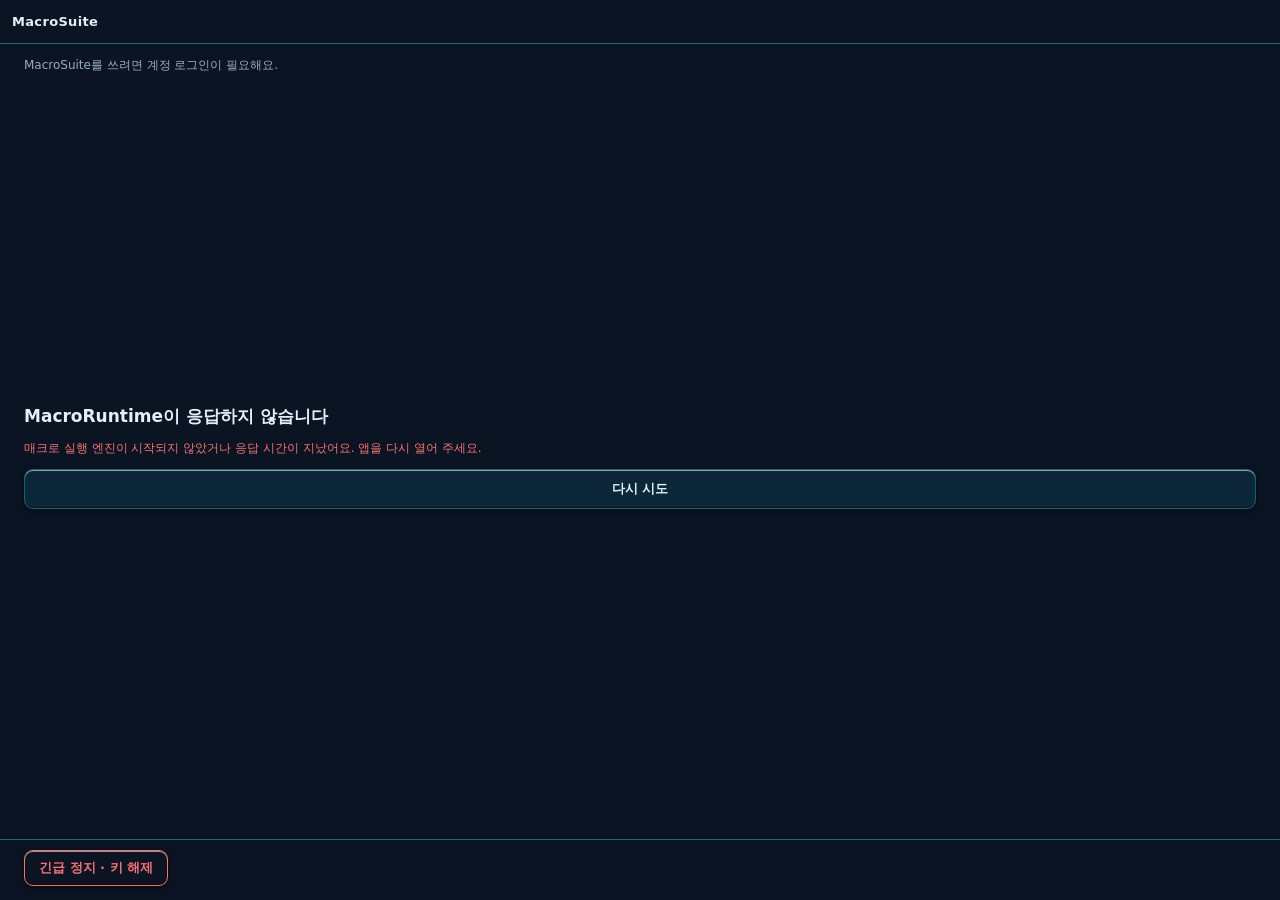
<file: index.html>
<!doctype html>
<html lang="en">
  <head>
    <meta charset="UTF-8" />
    <link rel="icon" type="image/svg+xml" href="/favicon.svg" />
    <meta name="viewport" content="width=device-width, initial-scale=1.0" />
    <title>MacroSuite</title>
    <script type="module" crossorigin src="/assets/index-pGHis_4y.js"></script>
    <link rel="stylesheet" crossorigin href="/assets/index-wYI0xTAr.css">
  </head>
  <body>
    <div id="root"></div>
  </body>
</html>
</file>
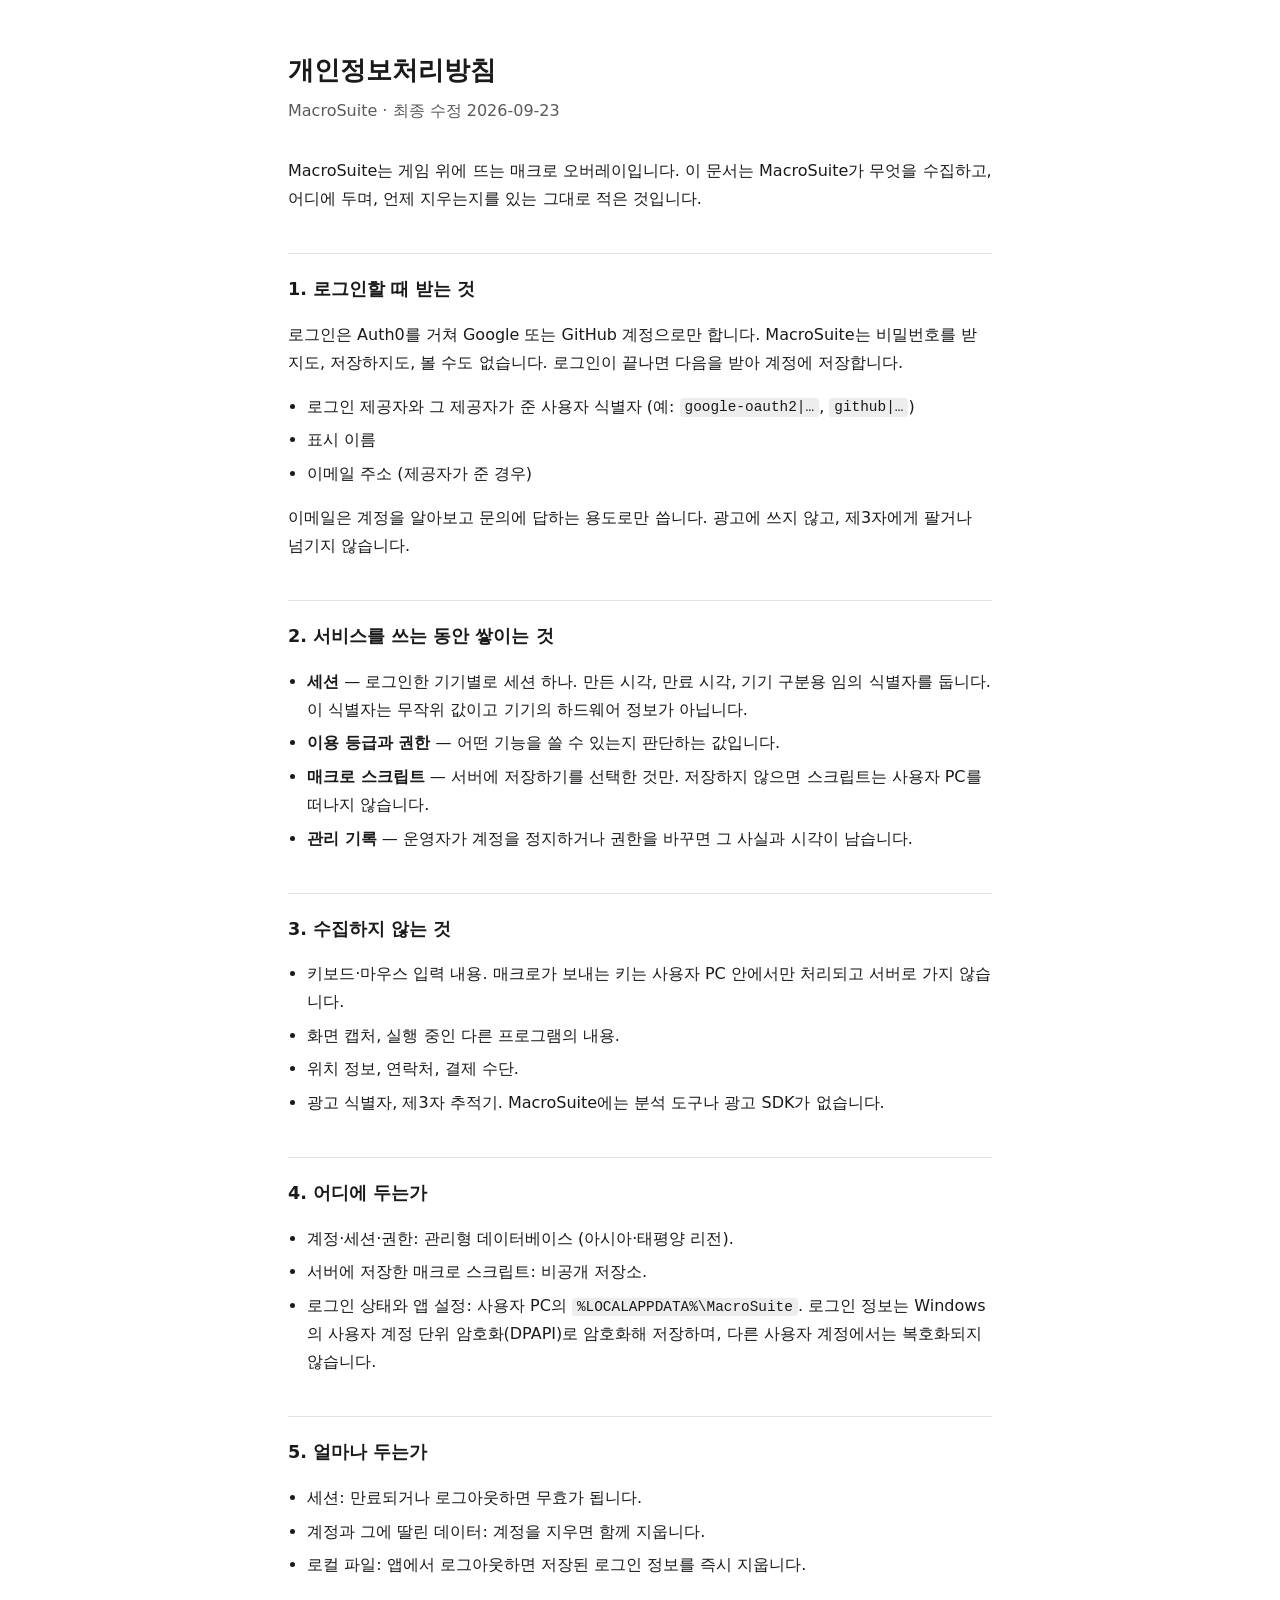
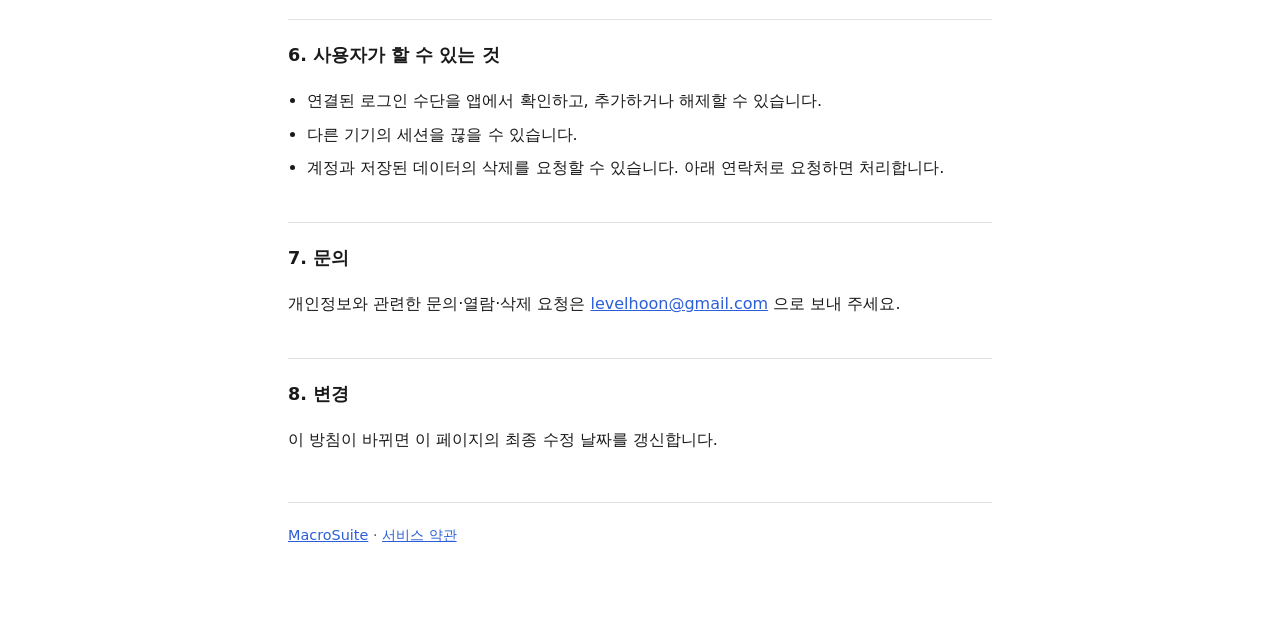
<file: privacy.html>
<!doctype html>
<html lang="ko">
<head>
<meta charset="utf-8" />
<meta name="viewport" content="width=device-width, initial-scale=1" />
<title>개인정보처리방침 — MacroSuite</title>
<link rel="icon" href="/favicon.svg" />
<style>
  :root {
    color-scheme: light dark;
    --bg: #ffffff; --fg: #1a1a1a; --muted: #5a5a5a; --line: #e3e3e3; --accent: #2b5fd9;
  }
  @media (prefers-color-scheme: dark) {
    :root { --bg: #14161a; --fg: #e8e8e8; --muted: #9aa0a6; --line: #2a2e35; --accent: #7aa2f7; }
  }
  * { box-sizing: border-box; }
  body {
    margin: 0; background: var(--bg); color: var(--fg);
    font: 16px/1.75 system-ui, -apple-system, "Segoe UI", "Malgun Gothic", sans-serif;
  }
  main { max-width: 46rem; margin: 0 auto; padding: 3rem 1rem 5rem; }
  h1 { font-size: 1.6rem; margin: 0 0 .25rem; }
  h2 { font-size: 1.1rem; margin: 2.5rem 0 .5rem; padding-top: 1.25rem; border-top: 1px solid var(--line); }
  p, li { color: var(--fg); }
  .lede { color: var(--muted); margin: 0 0 2rem; }
  ul { padding-left: 1.2rem; }
  li { margin: .35rem 0; }
  code { font-family: ui-monospace, SFMono-Regular, Consolas, monospace; font-size: .9em; background: color-mix(in srgb, var(--fg) 8%, transparent); padding: .1em .35em; border-radius: .25em; }
  a { color: var(--accent); }
  footer { margin-top: 3rem; padding-top: 1.25rem; border-top: 1px solid var(--line); color: var(--muted); font-size: .9rem; }
</style>
</head>
<body>
<main>
  <h1>개인정보처리방침</h1>
  <p class="lede">MacroSuite · 최종 수정 2026-09-23</p>

  <p>MacroSuite는 게임 위에 뜨는 매크로 오버레이입니다. 이 문서는 MacroSuite가 무엇을 수집하고, 어디에 두며, 언제 지우는지를 있는 그대로 적은 것입니다.</p>

  <h2>1. 로그인할 때 받는 것</h2>
  <p>로그인은 Auth0를 거쳐 Google 또는 GitHub 계정으로만 합니다. MacroSuite는 비밀번호를 받지도, 저장하지도, 볼 수도 없습니다. 로그인이 끝나면 다음을 받아 계정에 저장합니다.</p>
  <ul>
    <li>로그인 제공자와 그 제공자가 준 사용자 식별자 (예: <code>google-oauth2|…</code>, <code>github|…</code>)</li>
    <li>표시 이름</li>
    <li>이메일 주소 (제공자가 준 경우)</li>
  </ul>
  <p>이메일은 계정을 알아보고 문의에 답하는 용도로만 씁니다. 광고에 쓰지 않고, 제3자에게 팔거나 넘기지 않습니다.</p>

  <h2>2. 서비스를 쓰는 동안 쌓이는 것</h2>
  <ul>
    <li><strong>세션</strong> — 로그인한 기기별로 세션 하나. 만든 시각, 만료 시각, 기기 구분용 임의 식별자를 둡니다. 이 식별자는 무작위 값이고 기기의 하드웨어 정보가 아닙니다.</li>
    <li><strong>이용 등급과 권한</strong> — 어떤 기능을 쓸 수 있는지 판단하는 값입니다.</li>
    <li><strong>매크로 스크립트</strong> — 서버에 저장하기를 선택한 것만. 저장하지 않으면 스크립트는 사용자 PC를 떠나지 않습니다.</li>
    <li><strong>관리 기록</strong> — 운영자가 계정을 정지하거나 권한을 바꾸면 그 사실과 시각이 남습니다.</li>
  </ul>

  <h2>3. 수집하지 않는 것</h2>
  <ul>
    <li>키보드·마우스 입력 내용. 매크로가 보내는 키는 사용자 PC 안에서만 처리되고 서버로 가지 않습니다.</li>
    <li>화면 캡처, 실행 중인 다른 프로그램의 내용.</li>
    <li>위치 정보, 연락처, 결제 수단.</li>
    <li>광고 식별자, 제3자 추적기. MacroSuite에는 분석 도구나 광고 SDK가 없습니다.</li>
  </ul>

  <h2>4. 어디에 두는가</h2>
  <ul>
    <li>계정·세션·권한: 관리형 데이터베이스 (아시아·태평양 리전).</li>
    <li>서버에 저장한 매크로 스크립트: 비공개 저장소.</li>
    <li>로그인 상태와 앱 설정: 사용자 PC의 <code>%LOCALAPPDATA%\MacroSuite</code>. 로그인 정보는 Windows의 사용자 계정 단위 암호화(DPAPI)로 암호화해 저장하며, 다른 사용자 계정에서는 복호화되지 않습니다.</li>
  </ul>

  <h2>5. 얼마나 두는가</h2>
  <ul>
    <li>세션: 만료되거나 로그아웃하면 무효가 됩니다.</li>
    <li>계정과 그에 딸린 데이터: 계정을 지우면 함께 지웁니다.</li>
    <li>로컬 파일: 앱에서 로그아웃하면 저장된 로그인 정보를 즉시 지웁니다.</li>
  </ul>

  <h2>6. 사용자가 할 수 있는 것</h2>
  <ul>
    <li>연결된 로그인 수단을 앱에서 확인하고, 추가하거나 해제할 수 있습니다.</li>
    <li>다른 기기의 세션을 끊을 수 있습니다.</li>
    <li>계정과 저장된 데이터의 삭제를 요청할 수 있습니다. 아래 연락처로 요청하면 처리합니다.</li>
  </ul>

  <h2>7. 문의</h2>
  <p>개인정보와 관련한 문의·열람·삭제 요청은 <a href="mailto:levelhoon@gmail.com">levelhoon@gmail.com</a> 으로 보내 주세요.</p>

  <h2>8. 변경</h2>
  <p>이 방침이 바뀌면 이 페이지의 최종 수정 날짜를 갱신합니다.</p>

  <footer>
    <a href="/">MacroSuite</a> · <a href="/terms">서비스 약관</a>
  </footer>
</main>
</body>
</html>
</file>
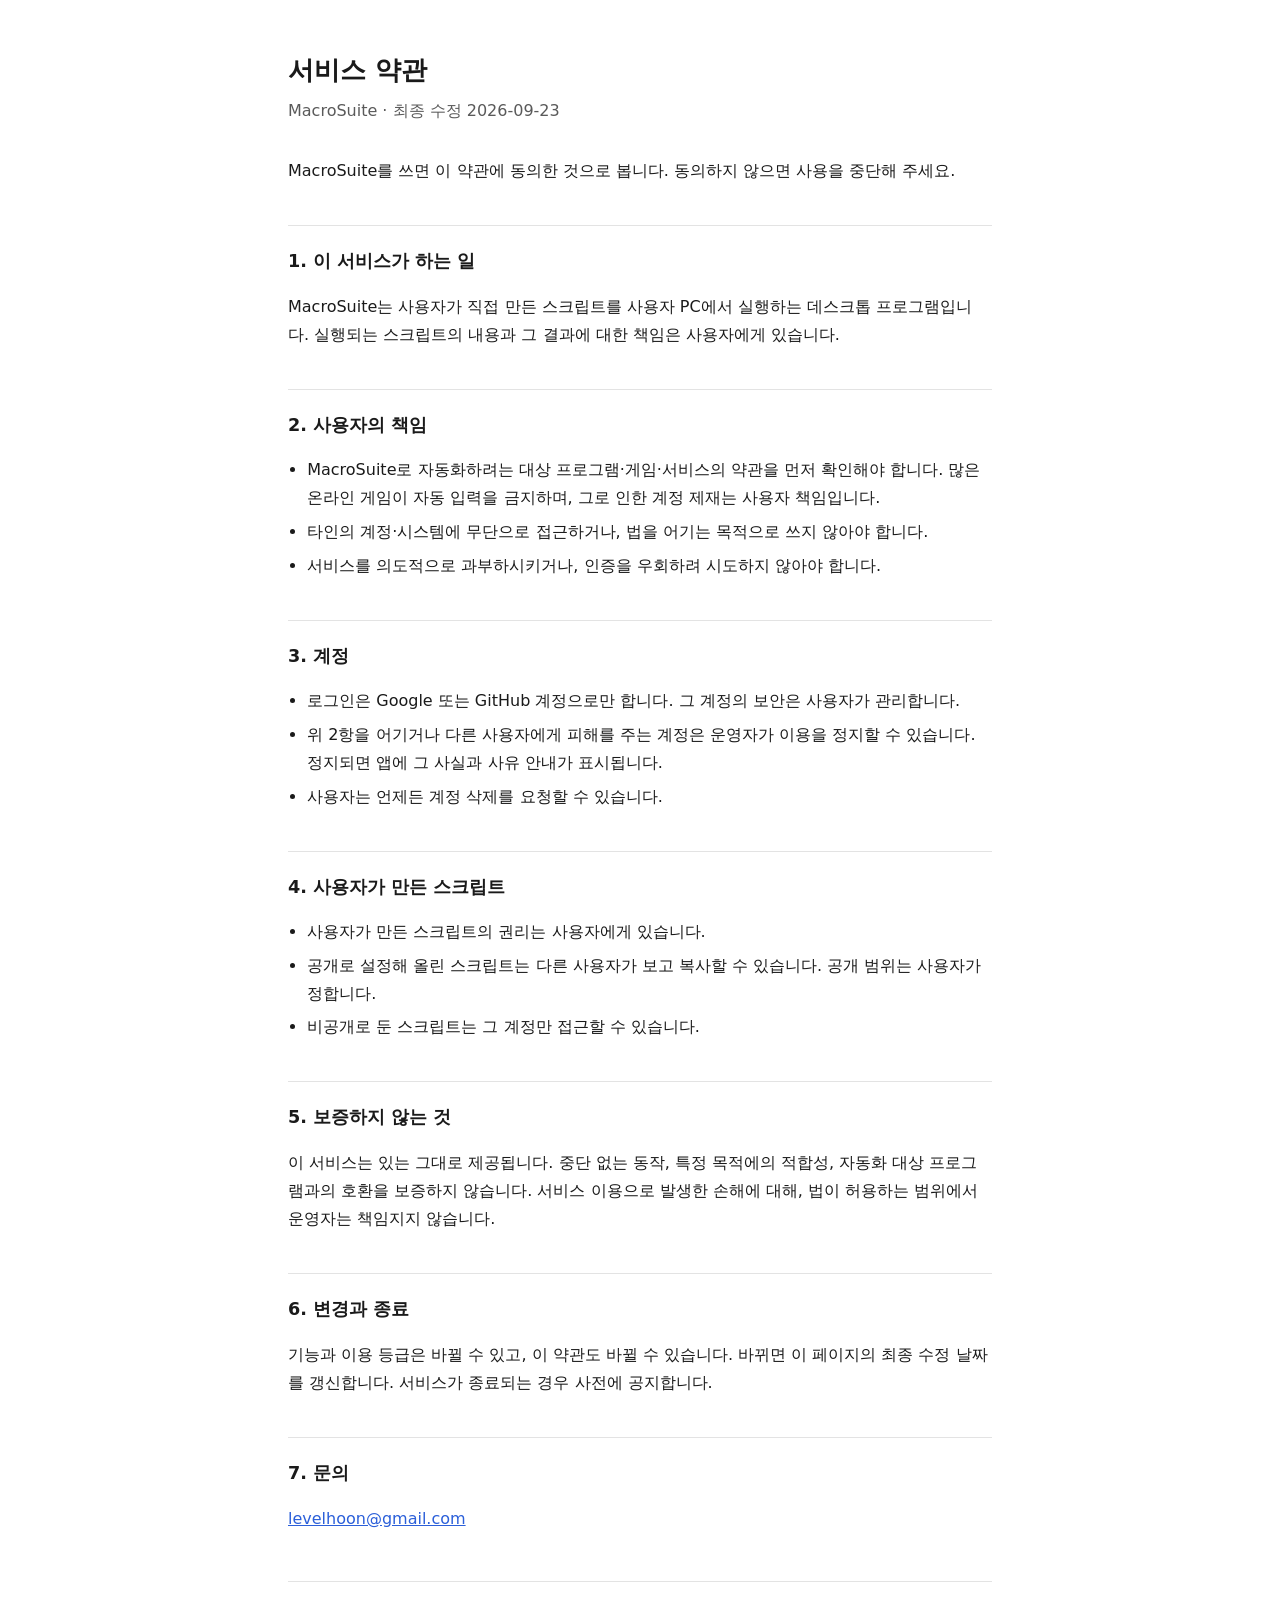
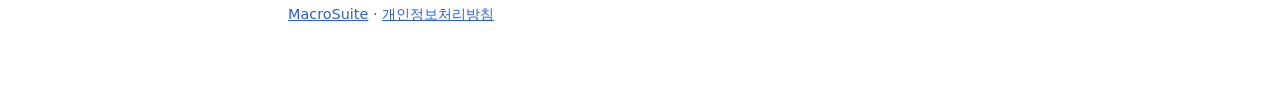
<file: terms.html>
<!doctype html>
<html lang="ko">
<head>
<meta charset="utf-8" />
<meta name="viewport" content="width=device-width, initial-scale=1" />
<title>서비스 약관 — MacroSuite</title>
<link rel="icon" href="/favicon.svg" />
<style>
  :root {
    color-scheme: light dark;
    --bg: #ffffff; --fg: #1a1a1a; --muted: #5a5a5a; --line: #e3e3e3; --accent: #2b5fd9;
  }
  @media (prefers-color-scheme: dark) {
    :root { --bg: #14161a; --fg: #e8e8e8; --muted: #9aa0a6; --line: #2a2e35; --accent: #7aa2f7; }
  }
  * { box-sizing: border-box; }
  body {
    margin: 0; background: var(--bg); color: var(--fg);
    font: 16px/1.75 system-ui, -apple-system, "Segoe UI", "Malgun Gothic", sans-serif;
  }
  main { max-width: 46rem; margin: 0 auto; padding: 3rem 1rem 5rem; }
  h1 { font-size: 1.6rem; margin: 0 0 .25rem; }
  h2 { font-size: 1.1rem; margin: 2.5rem 0 .5rem; padding-top: 1.25rem; border-top: 1px solid var(--line); }
  .lede { color: var(--muted); margin: 0 0 2rem; }
  ul { padding-left: 1.2rem; }
  li { margin: .35rem 0; }
  a { color: var(--accent); }
  footer { margin-top: 3rem; padding-top: 1.25rem; border-top: 1px solid var(--line); color: var(--muted); font-size: .9rem; }
</style>
</head>
<body>
<main>
  <h1>서비스 약관</h1>
  <p class="lede">MacroSuite · 최종 수정 2026-09-23</p>

  <p>MacroSuite를 쓰면 이 약관에 동의한 것으로 봅니다. 동의하지 않으면 사용을 중단해 주세요.</p>

  <h2>1. 이 서비스가 하는 일</h2>
  <p>MacroSuite는 사용자가 직접 만든 스크립트를 사용자 PC에서 실행하는 데스크톱 프로그램입니다. 실행되는 스크립트의 내용과 그 결과에 대한 책임은 사용자에게 있습니다.</p>

  <h2>2. 사용자의 책임</h2>
  <ul>
    <li>MacroSuite로 자동화하려는 대상 프로그램·게임·서비스의 약관을 먼저 확인해야 합니다. 많은 온라인 게임이 자동 입력을 금지하며, 그로 인한 계정 제재는 사용자 책임입니다.</li>
    <li>타인의 계정·시스템에 무단으로 접근하거나, 법을 어기는 목적으로 쓰지 않아야 합니다.</li>
    <li>서비스를 의도적으로 과부하시키거나, 인증을 우회하려 시도하지 않아야 합니다.</li>
  </ul>

  <h2>3. 계정</h2>
  <ul>
    <li>로그인은 Google 또는 GitHub 계정으로만 합니다. 그 계정의 보안은 사용자가 관리합니다.</li>
    <li>위 2항을 어기거나 다른 사용자에게 피해를 주는 계정은 운영자가 이용을 정지할 수 있습니다. 정지되면 앱에 그 사실과 사유 안내가 표시됩니다.</li>
    <li>사용자는 언제든 계정 삭제를 요청할 수 있습니다.</li>
  </ul>

  <h2>4. 사용자가 만든 스크립트</h2>
  <ul>
    <li>사용자가 만든 스크립트의 권리는 사용자에게 있습니다.</li>
    <li>공개로 설정해 올린 스크립트는 다른 사용자가 보고 복사할 수 있습니다. 공개 범위는 사용자가 정합니다.</li>
    <li>비공개로 둔 스크립트는 그 계정만 접근할 수 있습니다.</li>
  </ul>

  <h2>5. 보증하지 않는 것</h2>
  <p>이 서비스는 있는 그대로 제공됩니다. 중단 없는 동작, 특정 목적에의 적합성, 자동화 대상 프로그램과의 호환을 보증하지 않습니다. 서비스 이용으로 발생한 손해에 대해, 법이 허용하는 범위에서 운영자는 책임지지 않습니다.</p>

  <h2>6. 변경과 종료</h2>
  <p>기능과 이용 등급은 바뀔 수 있고, 이 약관도 바뀔 수 있습니다. 바뀌면 이 페이지의 최종 수정 날짜를 갱신합니다. 서비스가 종료되는 경우 사전에 공지합니다.</p>

  <h2>7. 문의</h2>
  <p><a href="mailto:levelhoon@gmail.com">levelhoon@gmail.com</a></p>

  <footer>
    <a href="/">MacroSuite</a> · <a href="/privacy">개인정보처리방침</a>
  </footer>
</main>
</body>
</html>
</file>
<file: assets/index-wYI0xTAr.css>
.ms-preview-bar{z-index:2147483647;color:#dbe8f5;-webkit-backdrop-filter:blur(14px);backdrop-filter:blur(14px);background:#090f19eb;border:1px solid #94a3b833;border-radius:13px;align-items:center;gap:6px;max-width:calc(100vw - 20px);padding:6px;font:600 11.5px/1.2 system-ui,sans-serif;display:flex;position:fixed;top:10px;left:50%;transform:translate(-50%);box-shadow:0 8px 28px #00000057,inset 0 1px #ffffff0b}.ms-preview-brand{color:#91a6ba;letter-spacing:.09em;align-items:center;gap:6px;padding:0 8px 0 4px;font-size:9.5px;display:inline-flex}.ms-preview-brand__dot{background:#22d3ee;border-radius:50%;width:6px;height:6px;box-shadow:0 0 8px #22d3ee99}.ms-preview-bar button,.ms-preview-bar__file,.ms-preview-control{color:#cbd8e6;min-height:30px;font:inherit;cursor:pointer;background:#ffffff09;border:1px solid #94a3b82e;border-radius:8px;padding:0 9px}.ms-preview-bar button:hover,.ms-preview-bar__file:hover,.ms-preview-control:hover{color:#edfaff;background:#22d3ee0f;border-color:#22d3ee61}.ms-preview-bar__seg{background:#00000024;border:1px solid #94a3b824;border-radius:9px;padding:2px;display:inline-flex}.ms-preview-bar__seg button{color:#8295a8;background:0 0;border:0;min-height:26px}.ms-preview-bar .ms-preview-bar__on{color:#a9f2fb;background:#22d3ee1f;border:0;box-shadow:inset 0 0 0 1px #22d3ee3d}.ms-preview-bar__file{align-items:center;display:inline-flex}.ms-preview-bar__hint{color:#607287;white-space:nowrap;padding:0 5px;font-size:10px;font-weight:500}.ms-preview-placement{position:relative}.ms-preview-placement__trigger{align-items:center;gap:7px;display:inline-flex}.ms-preview-control__key{color:#6f8296;font-size:10px}.ms-preview-placement__trigger strong{color:#e3edf7;font-size:11.5px}.ms-preview-control__chevron{color:#607287;transform:translateY(-1px)}.ms-preview-placement__popover{background:#070e18f7;border:1px solid #22d3ee38;border-radius:14px;width:208px;padding:12px;position:absolute;top:calc(100% + 8px);left:0;box-shadow:0 16px 38px #00000080,inset 0 1px #ffffff0d}.ms-preview-placement__popover[hidden]{display:none}.ms-preview-placement__title{flex-direction:column;gap:3px;margin-bottom:10px;display:flex}.ms-preview-placement__title strong{color:#e9f4ff;font-size:12px}.ms-preview-placement__title span{color:#718399;font-size:9.5px;font-weight:500;line-height:1.35}.ms-preview-screen{background:#94a3b809;border:1px solid #94a3b83d;border-radius:5px;width:42px;height:27px;position:absolute;top:12px;right:12px}.ms-preview-screen__bar{background:#94a3b829;border-radius:999px;height:2px;position:absolute;bottom:3px;left:4px;right:4px}.ms-preview-grid{grid-template-columns:repeat(3,1fr);gap:4px;display:grid}.ms-preview-bar .ms-preview-grid__cell{background:#ffffff06;border:1px solid #94a3b81f;border-radius:7px;place-items:center;width:auto;height:34px;min-height:34px;padding:0;display:grid;position:relative}.ms-preview-grid__cell span{background:#516174;border-radius:50%;width:5px;height:5px;transition:transform .12s,background .12s,box-shadow .12s}.ms-preview-bar .ms-preview-grid__cell:hover{background:#22d3ee0b;border-color:#22d3ee3d}.ms-preview-bar .ms-preview-grid__cell:hover span{background:#7dddeb;transform:scale(1.2)}.ms-preview-bar .ms-preview-grid__cell--on{background:radial-gradient(circle,#22d3ee1c,#0000 68%),#22d3ee0b;border-color:#22d3ee5c}.ms-preview-bar .ms-preview-grid__cell--on span{background:#22d3ee;width:7px;height:7px;box-shadow:0 0 9px #22d3eea6}@media (width<=900px){.ms-preview-bar{flex-wrap:wrap;justify-content:center}.ms-preview-bar__hint,.ms-preview-brand{display:none}}:root[data-preview-embed=true],:root[data-preview-embed=true] body,:root[data-preview-embed=true] #root{background:0 0!important}@layer properties{@supports (((-webkit-hyphens:none)) and (not (margin-trim:inline))) or ((-moz-orient:inline) and (not (color:rgb(from red r g b)))){*,:before,:after,::backdrop{--tw-rotate-x:initial;--tw-rotate-y:initial;--tw-rotate-z:initial;--tw-skew-x:initial;--tw-skew-y:initial;--tw-font-weight:initial;--tw-tracking:initial;--tw-shadow:0 0 #0000;--tw-shadow-color:initial;--tw-shadow-alpha:100%;--tw-inset-shadow:0 0 #0000;--tw-inset-shadow-color:initial;--tw-inset-shadow-alpha:100%;--tw-ring-color:initial;--tw-ring-shadow:0 0 #0000;--tw-inset-ring-color:initial;--tw-inset-ring-shadow:0 0 #0000;--tw-ring-inset:initial;--tw-ring-offset-width:0px;--tw-ring-offset-color:#fff;--tw-ring-offset-shadow:0 0 #0000;--tw-blur:initial;--tw-brightness:initial;--tw-contrast:initial;--tw-grayscale:initial;--tw-hue-rotate:initial;--tw-invert:initial;--tw-opacity:initial;--tw-saturate:initial;--tw-sepia:initial;--tw-drop-shadow:initial;--tw-drop-shadow-color:initial;--tw-drop-shadow-alpha:100%;--tw-drop-shadow-size:initial}}}@layer theme{:root,:host{--font-sans:-apple-system, BlinkMacSystemFont, "Segoe UI", Roboto, "Helvetica Neue", "Noto Sans", Arial, sans-serif, "Apple Color Emoji", "Segoe UI Emoji", "Segoe UI Symbol", "Noto Color Emoji";--font-mono:ui-monospace, SFMono-Regular, Menlo, Monaco, Consolas, "Liberation Mono", "Courier New", monospace;--spacing:.25rem;--container-md:28rem;--text-xs:.75rem;--text-xs--line-height:calc(1 / .75);--text-sm:.875rem;--text-sm--line-height:calc(1.25 / .875);--font-weight-medium:500;--font-weight-semibold:600;--tracking-wide:.025em;--default-transition-duration:.15s;--default-transition-timing-function:cubic-bezier(.4, 0, .2, 1);--default-font-family:var(--font-sans);--default-mono-font-family:var(--font-mono)}}@layer base{*,:after,:before,::backdrop{box-sizing:border-box;border:0 solid;margin:0;padding:0}::file-selector-button{box-sizing:border-box;border:0 solid;margin:0;padding:0}html,:host{-webkit-text-size-adjust:100%;tab-size:4;line-height:1.5;font-family:var(--default-font-family,-apple-system, BlinkMacSystemFont, "Segoe UI", Roboto, "Helvetica Neue", "Noto Sans", Arial, sans-serif, "Apple Color Emoji", "Segoe UI Emoji", "Segoe UI Symbol", "Noto Color Emoji");font-feature-settings:var(--default-font-feature-settings,normal);font-variation-settings:var(--default-font-variation-settings,normal);-webkit-tap-highlight-color:transparent}hr{height:0;color:inherit;border-top-width:1px}abbr:where([title]){-webkit-text-decoration:underline dotted;text-decoration:underline dotted}h1,h2,h3,h4,h5,h6{font-size:inherit;font-weight:inherit}a{color:inherit;-webkit-text-decoration:inherit;-webkit-text-decoration:inherit;-webkit-text-decoration:inherit;-webkit-text-decoration:inherit;text-decoration:inherit}b,strong{font-weight:bolder}code,kbd,samp,pre{font-family:var(--default-mono-font-family,ui-monospace, SFMono-Regular, Menlo, Monaco, Consolas, "Liberation Mono", "Courier New", monospace);font-feature-settings:var(--default-mono-font-feature-settings,normal);font-variation-settings:var(--default-mono-font-variation-settings,normal);font-size:1em}small{font-size:80%}sub,sup{vertical-align:baseline;font-size:75%;line-height:0;position:relative}sub{bottom:-.25em}sup{top:-.5em}table{text-indent:0;border-color:inherit;border-collapse:collapse}:-moz-focusring:where(:not(iframe)){outline:auto}progress{vertical-align:baseline}summary{display:list-item}ol,ul,menu{list-style:none}img,svg,video,canvas,audio,iframe,embed,object{vertical-align:middle;display:block}img,video{max-width:100%;height:auto}button,input,select,optgroup,textarea{font:inherit;font-feature-settings:inherit;font-variation-settings:inherit;letter-spacing:inherit;color:inherit;opacity:1;background-color:#0000;border-radius:0}::file-selector-button{font:inherit;font-feature-settings:inherit;font-variation-settings:inherit;letter-spacing:inherit;color:inherit;opacity:1;background-color:#0000;border-radius:0}:where(select:is([multiple],[size])) optgroup{font-weight:bolder}:where(select:is([multiple],[size])) optgroup option{padding-inline-start:20px}::file-selector-button{margin-inline-end:4px}::placeholder{opacity:1}@supports (not ((-webkit-appearance:-apple-pay-button))) or (contain-intrinsic-size:1px){::placeholder{color:currentColor}@supports (color:color-mix(in lab, red, red)){::placeholder{color:color-mix(in oklab, currentcolor 50%, transparent)}}}textarea{resize:vertical}::-webkit-search-decoration{-webkit-appearance:none}::-webkit-date-and-time-value{min-height:1lh;text-align:inherit}::-webkit-datetime-edit{display:inline-flex}::-webkit-datetime-edit-fields-wrapper{padding:0}::-webkit-datetime-edit{padding-block:0}::-webkit-datetime-edit-year-field{padding-block:0}::-webkit-datetime-edit-month-field{padding-block:0}::-webkit-datetime-edit-day-field{padding-block:0}::-webkit-datetime-edit-hour-field{padding-block:0}::-webkit-datetime-edit-minute-field{padding-block:0}::-webkit-datetime-edit-second-field{padding-block:0}::-webkit-datetime-edit-millisecond-field{padding-block:0}::-webkit-datetime-edit-meridiem-field{padding-block:0}::-webkit-calendar-picker-indicator{line-height:1}:-moz-ui-invalid{box-shadow:none}button,input:where([type=button],[type=reset],[type=submit]){appearance:button}::file-selector-button{appearance:button}::-webkit-inner-spin-button{height:auto}::-webkit-outer-spin-button{height:auto}[hidden]:where(:not([hidden=until-found])){display:none!important}}@layer components;@layer utilities{.visible{visibility:visible}.fixed{position:fixed}.relative{position:relative}.sticky{position:sticky}.inset-0{inset:0}.top-48{top:calc(var(--spacing) * 48)}.left-48{left:calc(var(--spacing) * 48)}.container{width:100%}@media (width>=40rem){.container{max-width:40rem}}@media (width>=48rem){.container{max-width:48rem}}@media (width>=64rem){.container{max-width:64rem}}@media (width>=80rem){.container{max-width:80rem}}@media (width>=96rem){.container{max-width:96rem}}.mx-auto{margin-inline:auto}.mt-2{margin-top:calc(var(--spacing) * 2)}.mb-2{margin-bottom:calc(var(--spacing) * 2)}.block{display:block}.contents{display:contents}.flex{display:flex}.grid{display:grid}.hidden{display:none}.inline{display:inline}.min-h-0{min-height:0}.max-w-md{max-width:var(--container-md)}.min-w-0{min-width:0}.flex-1{flex:1}.flex-shrink-0{flex-shrink:0}.transform{transform:var(--tw-rotate-x,) var(--tw-rotate-y,) var(--tw-rotate-z,) var(--tw-skew-x,) var(--tw-skew-y,)}.resize{resize:both}.flex-col{flex-direction:column}.flex-wrap{flex-wrap:wrap}.items-center{align-items:center}.gap-1{gap:var(--spacing)}.gap-2{gap:calc(var(--spacing) * 2)}.gap-3{gap:calc(var(--spacing) * 3)}.truncate{text-overflow:ellipsis;white-space:nowrap;overflow:hidden}.overflow-hidden{overflow:hidden}.p-2{padding:calc(var(--spacing) * 2)}.p-3{padding:calc(var(--spacing) * 3)}.p-6{padding:calc(var(--spacing) * 6)}.text-left{text-align:left}.text-sm{font-size:var(--text-sm);line-height:var(--tw-leading,var(--text-sm--line-height))}.text-xs{font-size:var(--text-xs);line-height:var(--tw-leading,var(--text-xs--line-height))}.font-medium{--tw-font-weight:var(--font-weight-medium);font-weight:var(--font-weight-medium)}.font-semibold{--tw-font-weight:var(--font-weight-semibold);font-weight:var(--font-weight-semibold)}.tracking-wide{--tw-tracking:var(--tracking-wide);letter-spacing:var(--tracking-wide)}.opacity-60{opacity:.6}.opacity-70{opacity:.7}.ring{--tw-ring-shadow:var(--tw-ring-inset,) 0 0 0 calc(1px + var(--tw-ring-offset-width)) var(--tw-ring-color,currentcolor);box-shadow:var(--tw-inset-shadow), var(--tw-inset-ring-shadow), var(--tw-ring-offset-shadow), var(--tw-ring-shadow), var(--tw-shadow)}.filter{filter:var(--tw-blur,) var(--tw-brightness,) var(--tw-contrast,) var(--tw-grayscale,) var(--tw-hue-rotate,) var(--tw-invert,) var(--tw-saturate,) var(--tw-sepia,) var(--tw-drop-shadow,)}.transition{transition-property:color,background-color,border-color,outline-color,text-decoration-color,fill,stroke,--tw-gradient-from,--tw-gradient-via,--tw-gradient-to,opacity,box-shadow,transform,translate,scale,rotate,filter,-webkit-backdrop-filter,backdrop-filter,display,content-visibility,overlay,pointer-events;transition-timing-function:var(--tw-ease,var(--default-transition-timing-function));transition-duration:var(--tw-duration,var(--default-transition-duration))}.select-none{-webkit-user-select:none;user-select:none}@media (width>=48rem){.md\:col-span-2{grid-column:span 2/span 2}.md\:grid-cols-\[auto_1fr_auto\]{grid-template-columns:auto 1fr auto}.md\:items-center{align-items:center}}}:root{--ms-panel:#0b1422;--ms-panel-edge:#22d3ee73;--ms-text:#e2f0fc;--ms-text-dim:#94adc4;--ms-live:#34d399;--ms-practice:#38bdf8;--ms-warn:#fbbf24;--ms-danger:#f87171;--ms-dead:#64748b;--ms-radius:14px;--ms-badge-size:96px;--ms-glass:#0d192af0;--ms-inventory:#22d3ee;--ms-edge:#1facc4;--ms-hud-accent:#22d3ee;--ms-hud-ring:#22d3ee59;--ms-hud-ring-strong:#22d3eebf;--ms-hud-glow:#22d3ee80;--ms-sheen:#ffffff8c;--ms-sheen-lip:#fff6;--ms-shade:#00000073;--ms-shade-well:#0009;--ms-detach:0 2px 6px #00000080;--ms-detach-panel:0 4px 12px #00000080;--ms-elev-raised:inset 0 1px 0 var(--ms-sheen), inset 0 -1px 0 var(--ms-shade), var(--ms-detach);--ms-elev-flat:none;--ms-elev-well:inset 0 -1px 0 var(--ms-sheen-lip), inset 0 1px 2px var(--ms-shade-well);--ms-elev-pressed:inset 0 1px 3px var(--ms-shade-well), inset 0 0 0 1px var(--ms-hud-ring-strong), 0 0 10px var(--ms-hud-glow);--ms-fill-pressed:linear-gradient(var(--ms-hud-ring), var(--ms-hud-ring)) var(--ms-panel);--ms-glow-off:0 0 0 0 #0000;--ms-glow-hud:0 0 14px var(--ms-hud-glow);--ms-glow-hud-strong:0 0 14px var(--ms-hud-ring-strong);--ms-glow-live:0 0 14px #34d39980;--ms-glow-practice:0 0 14px #38bdf880;--ms-glow-danger:0 0 14px #f8717180;--ms-glow-inventory:0 0 14px #22d3ee73;--ms-text-halo:0 0 3px #000000f2, 0 1px 2px #000000e6;background-color:var(--ms-panel);--lightningcss-light: ;--lightningcss-dark:initial;color-scheme:dark}body{background-color:var(--ms-panel);color:var(--ms-text);word-break:keep-all;margin:0;padding:0;font-family:Pretendard,Malgun Gothic,system-ui,-apple-system,sans-serif;font-size:13px;overflow:hidden}body.ms-transparent-host{background-color:#0000}:root:has(body.ms-transparent-host){background-color:#0000}.ms-elev-raised{--ms-glow:var(--ms-glow-off);box-shadow:var(--ms-elev-raised), var(--ms-glow)}.ms-elev-flat{box-shadow:var(--ms-elev-flat);border:1px solid var(--ms-panel-edge)}.ms-elev-flat-detached{box-shadow:var(--ms-detach-panel);border:1px solid var(--ms-panel-edge)}.ms-elev-well{background:var(--ms-panel);box-shadow:var(--ms-elev-well)}.ms-elev-pressed{background:var(--ms-fill-pressed);box-shadow:var(--ms-elev-pressed)}@keyframes ms-pulse{0%,to{opacity:1}50%{opacity:.72}}.ms-graph{position:fixed;inset:0}.ms-graph-canvas{position:relative}.ms-graph-edges{pointer-events:none;width:100%;height:100%;transition:opacity .16s ease-out;position:absolute;inset:0}.ms-graph-edges--collapsed{opacity:0}.ms-node{cursor:pointer;color:#fff;box-shadow:var(--ms-detach);border:none;border-radius:50%;justify-content:center;align-items:center;padding:0;transition:opacity .16s ease-out,transform .16s ease-out,filter .12s ease-out;display:flex;position:absolute}.ms-node:hover{filter:brightness(1.12)}.ms-node:active{filter:brightness(.92)}.ms-node--collapsed{opacity:0;pointer-events:none;transform:scale(.3)}.ms-node-root{--ms-node-ring:var(--ms-hud-ring-strong);--ms-node-glow:var(--ms-hud-glow);width:var(--ms-badge-size);height:var(--ms-badge-size);border:2px solid var(--ms-node-ring);--ms-glow:0 0 14px var(--ms-node-glow);box-shadow:var(--ms-elev-raised), var(--ms-glow);background:radial-gradient(circle at 50% 35%,#172a42,#0b1422);transition:border-color .15s ease-out,box-shadow .15s ease-out,opacity .16s ease-out,transform .16s ease-out,filter .12s ease-out}.ms-node-root svg{opacity:.7;width:32px;height:32px;transition:opacity .15s ease-out}.ms-node-root--practice{--ms-node-ring:var(--ms-practice);--ms-node-glow:#38bdf880}.ms-node-root--live{--ms-node-ring:var(--ms-live);--ms-node-glow:#34d39980}.ms-node-root--dead{--ms-node-ring:var(--ms-dead);--ms-node-glow:#64748b59}.ms-node-root--active.ms-node-root--practice{background:var(--ms-practice)}.ms-node-root--active.ms-node-root--live{background:var(--ms-live)}.ms-node-root--active svg{opacity:1;animation:2s ease-in-out infinite ms-pulse}.ms-node-root__warn{background:var(--ms-warn);border:3px solid #0b1422;border-radius:50%;width:20px;height:20px;position:absolute;top:-4px;right:-4px}.ms-node-root__slash{background:linear-gradient(to bottom right, transparent calc(50% - 1px), var(--ms-dead) calc(50% - 1px), var(--ms-dead) calc(50% + 1px), transparent calc(50% + 1px));border-radius:50%;position:absolute;inset:0}.ms-node-orbit{border:1.5px solid var(--ms-hud-ring-strong);--ms-glow:var(--ms-glow-hud);width:66px;height:66px;box-shadow:var(--ms-elev-raised), var(--ms-glow);background:#0f1c2eeb;transition:opacity .16s ease-out,transform .16s ease-out,box-shadow .12s ease-out,border-color .12s ease-out}.ms-node-orbit:hover{border-color:var(--ms-hud-accent);--ms-glow:var(--ms-glow-hud-strong);filter:none}.ms-node-orbit svg{width:28px;height:28px}.ms-node-orbit--stop{background:var(--ms-danger);--ms-glow:var(--ms-glow-danger);border-color:#f87171bf}.ms-node-orbit--stop:hover{border-color:var(--ms-danger);--ms-glow:var(--ms-glow-danger)}.ms-node-orbit--inventory{--ms-glow:var(--ms-glow-inventory);background:#0f1c2eeb;border:1.5px solid #22d3ee8c;width:80px;height:80px}.ms-node-orbit--inventory:hover{border-color:var(--ms-inventory);--ms-glow:var(--ms-glow-inventory)}.ms-node-folder-back-1{background:#22d3ee59;border-radius:3px 3px 0 0;width:19px;height:6px;position:absolute;top:18px;left:22px}.ms-node-folder-back-2{background:#22d3ee8c;border-radius:3px 3px 0 0;width:23px;height:6px;position:absolute;top:24px;left:20px}.ms-node-folder-tab{background:var(--ms-inventory);border-radius:4px 4px 0 0;width:18px;height:7px;position:absolute;top:30px;left:19px}.ms-node-folder-body{background:var(--ms-inventory);border-radius:0 6px 6px;width:40px;height:24px;position:absolute;top:37px;left:19px}.ms-node-folder-play{border-top:9px solid #0000;border-bottom:9px solid #0000;border-left:13px solid #0b1422;width:0;height:0;position:absolute;top:49px;left:40px;transform:translate(-50%,-50%)}.ms-node-add{border:1.5px dashed var(--ms-hud-ring-strong);--ms-glow:var(--ms-glow-off);width:72px;height:72px;box-shadow:var(--ms-elev-raised), var(--ms-glow);background:#0f1c2eeb;transition:opacity .16s ease-out,transform .16s ease-out,box-shadow .12s ease-out,border-color .12s ease-out}.ms-node-add:hover{border-color:var(--ms-hud-accent);--ms-glow:var(--ms-glow-hud);filter:none}.ms-node-add svg{width:22px;height:22px}.ms-node-add--inline{border:1px dashed var(--ms-hud-ring);color:#e2f0fa80;cursor:pointer;width:20px;height:20px;box-shadow:none;background:0 0;border-radius:50%;flex-shrink:0;justify-content:center;align-items:center;display:flex;position:static}.ms-node-add--inline svg{width:12px;height:12px}.ms-node-add--inline:hover{filter:brightness(1.3)}.ms-node-label{color:var(--ms-text-dim);text-shadow:var(--ms-text-halo);white-space:nowrap;text-align:center;font-size:12px;position:absolute}.ms-panel-pop{background:var(--ms-glass);border:1px solid var(--ms-panel-edge);box-shadow:var(--ms-detach-panel);border-radius:14px;padding:10px;transition:opacity .16s ease-out,transform .16s ease-out;position:absolute}.ms-panel-pop__scroll{overscroll-behavior:contain;background:var(--ms-panel);box-shadow:var(--ms-elev-well);border-radius:10px;flex-direction:column;gap:8px;padding:2px;display:flex;position:relative;overflow:hidden auto}.ms-panel-pop__scroll,.ms-mdetail__card{scrollbar-width:thin;scrollbar-color:#22d3ee4d transparent}.ms-panel-pop__scroll::-webkit-scrollbar{width:8px;height:8px}.ms-mdetail__card::-webkit-scrollbar{width:8px;height:8px}.ms-panel-pop__scroll::-webkit-scrollbar-track{background:0 0}.ms-mdetail__card::-webkit-scrollbar-track{background:0 0}.ms-panel-pop__scroll::-webkit-scrollbar-thumb{background:#22d3ee4d;border-radius:999px}.ms-mdetail__card::-webkit-scrollbar-thumb{background:#22d3ee4d;border-radius:999px}.ms-panel-pop__scroll::-webkit-scrollbar-thumb:hover{background:#22d3ee80}.ms-mdetail__card::-webkit-scrollbar-thumb:hover{background:#22d3ee80}.ms-panel-pop--collapsed{opacity:0;pointer-events:none;transform:scale(.05)}.ms-panel-row{background:#ffffff08;border-radius:10px;align-items:center;gap:10px;padding:8px 10px 8px 13px;transition:background-color .12s ease-out,filter .12s ease-out;display:flex;position:relative}.ms-panel-row:before{content:"";background:var(--ms-hud-ring);pointer-events:none;border-radius:1px;width:2px;position:absolute;top:8px;bottom:8px;left:3px}.ms-panel-row--selected:before{background:var(--ms-hud-accent)}button.ms-panel-row{width:100%;font:inherit;text-align:left;cursor:pointer;color:var(--ms-text);--ms-glow:var(--ms-glow-off);box-shadow:var(--ms-elev-raised), var(--ms-glow);border:none}button.ms-panel-row:hover{filter:none;background:#22d3ee14}button.ms-panel-row:active{filter:none;background:#22d3ee24}div.ms-panel-row{cursor:pointer}div.ms-panel-row:hover{filter:none;background:#22d3ee14}.ms-panel-row.ms-panel-row--selected{background:var(--ms-fill-pressed);box-shadow:var(--ms-elev-pressed)}.ms-panel-row.ms-panel-row--selected:hover{background:var(--ms-fill-pressed)}.ms-panel-row__icon{border:1.5px solid var(--ms-panel-edge);color:#fff;border-radius:50%;flex-shrink:0;justify-content:center;align-items:center;width:36px;height:36px;display:flex}.ms-panel-row__icon svg{width:17px;height:17px}.ms-panel-row__icon--dead{border:2px solid var(--ms-dead);color:var(--ms-dead);background:0 0}.ms-panel-row__icon--live{background:var(--ms-live);color:#06240f}.ms-panel-row__icon--practice{background:var(--ms-practice);color:#041634}.ms-panel{background:var(--ms-panel)}.ms-row{border-bottom:1px solid var(--ms-panel-edge);align-items:center;gap:10px;min-height:56px;padding:8px 12px;display:flex}.ms-row:last-child{border-bottom:none}.ms-key{border:1px solid var(--ms-hud-ring);--ms-glow:var(--ms-glow-off);box-shadow:var(--ms-elev-raised), var(--ms-glow);color:var(--ms-text-dim);border-radius:6px;padding:2px 8px;font-family:ui-monospace,Consolas,monospace;font-size:12px;font-weight:600}.ms-key--unset{cursor:pointer;color:var(--ms-text-dim);background:0 0;border-style:dashed}.ms-key--assigned{cursor:pointer;color:var(--ms-text);background:#22d3ee14}.ms-key--listening{border-color:var(--ms-live);color:var(--ms-live);--ms-glow:var(--ms-glow-live)}button.ms-key{cursor:pointer;color:var(--ms-text);background:#22d3ee14}.ms-button{border:1px solid var(--ms-hud-ring);cursor:pointer;min-width:36px;min-height:36px;color:var(--ms-text);--ms-glow:var(--ms-glow-off);box-shadow:var(--ms-elev-raised), var(--ms-glow);background:#22d3ee1a;border-radius:9px;padding:0 14px;font-size:13px;font-weight:600;transition:box-shadow .12s ease-out,border-color .12s ease-out,background-color .12s ease-out,filter .12s ease-out}.ms-button:hover{border-color:var(--ms-hud-accent);--ms-glow:var(--ms-glow-hud);filter:none}.ms-button:active{filter:brightness(.92)}.ms-button:disabled{opacity:.4;cursor:default;filter:none;box-shadow:var(--ms-elev-flat)}.ms-button--live{background:var(--ms-live);border-color:var(--ms-live);color:#06240f}.ms-button--live:hover{border-color:var(--ms-live);--ms-glow:var(--ms-glow-live)}.ms-button--practice{background:var(--ms-practice);border-color:var(--ms-practice);color:#041634}.ms-button--practice:hover{border-color:var(--ms-practice);--ms-glow:var(--ms-glow-practice)}.ms-button--stop{border-color:var(--ms-danger);color:var(--ms-danger);background:0 0}.ms-button--stop:hover{border-color:var(--ms-danger);--ms-glow:var(--ms-glow-danger)}.ms-button--danger{background:var(--ms-danger);border-color:var(--ms-danger);color:#fff;width:100%}.ms-button--danger:hover{border-color:var(--ms-danger);--ms-glow:var(--ms-glow-danger)}.ms-button--primary{background:var(--ms-practice);border-color:var(--ms-practice);color:#041634}.ms-button--primary:hover{border-color:var(--ms-practice);--ms-glow:var(--ms-glow-practice)}.ms-detail-anchor{position:absolute}.ms-mdetail{flex-direction:column;gap:8px;display:flex}.ms-mdetail__title{color:var(--ms-text);white-space:nowrap;text-overflow:ellipsis;align-items:center;gap:8px;font-size:13px;font-weight:600;display:flex;overflow:hidden}.ms-mdetail__running{background:var(--ms-live);color:#06240f;border-radius:999px;padding:1px 6px;font-size:10px;font-weight:600}.ms-mdetail__chips{flex-wrap:wrap;gap:6px;display:flex}.ms-mdetail__chip{--ms-glow:var(--ms-glow-off);min-height:36px;box-shadow:var(--ms-elev-raised), var(--ms-glow);color:var(--ms-text);font:inherit;cursor:pointer;background:#0f1c2eeb;border:1px solid #22d3ee4d;border-radius:999px;align-items:center;gap:6px;padding:0 12px;font-size:13px;font-weight:600;transition:filter .12s ease-out,border-color .12s ease-out,box-shadow .12s ease-out,color .12s ease-out;display:flex}.ms-mdetail__chip:hover{--ms-glow:var(--ms-glow-hud);filter:none;border-color:#22d3ee99}.ms-mdetail__chip:active{filter:brightness(.9)}.ms-mdetail__chip--on{border-color:var(--ms-hud-accent);--ms-glow:var(--ms-glow-hud);color:var(--ms-hud-accent)}.ms-mdetail__chip--on:hover{border-color:var(--ms-hud-accent);--ms-glow:var(--ms-glow-hud-strong)}.ms-mdetail__chip--icon{justify-content:center;min-width:36px;padding:0 10px}.ms-mdetail__chip-label{color:var(--ms-text-dim);font-size:11px;font-weight:500}.ms-mdetail__card{background:var(--ms-glass);border:1px solid var(--ms-panel-edge);box-shadow:var(--ms-detach-panel);overscroll-behavior:contain;border-radius:14px;flex-direction:column;gap:8px;padding:12px;animation:.12s ease-out ms-detail-card-in;display:flex;overflow-y:auto}@keyframes ms-detail-card-in{0%{opacity:0;transform:translateY(-4px)}to{opacity:1;transform:translateY(0)}}.ms-mdetail__label{color:var(--ms-text-dim);font-size:11px;font-weight:600}.ms-mdetail__hint{color:var(--ms-text-dim);margin:0;font-size:12px}.ms-mdetail__warn{color:var(--ms-warn);margin:0;font-size:12px}.ms-mdetail__lock{color:var(--ms-warn);justify-content:space-between;align-items:center;gap:8px;font-size:12px;display:flex}.ms-mdetail__seg{flex-wrap:wrap;gap:6px;display:flex}.ms-mdetail__mode .ms-choice__track{grid-template-columns:repeat(2,minmax(0,1fr))}.ms-stepper{flex-direction:column;gap:6px;display:flex}.ms-stepper__row{align-items:center;gap:4px;display:flex}.ms-stepper__value{text-align:center;font-variant-numeric:tabular-nums;flex:1;font-size:15px;font-weight:700}.ms-stepper__btn{touch-action:none;-webkit-user-select:none;user-select:none;min-width:36px;padding:0 8px}.ms-stepper__chips{flex-wrap:wrap;gap:4px;display:flex}.ms-stepper__chip{border:1px solid var(--ms-panel-edge);color:var(--ms-text-dim);cursor:pointer;font-variant-numeric:tabular-nums;background:0 0;border-radius:999px;padding:2px 9px;font-size:12px;font-weight:600}.ms-stepper__chip:disabled{opacity:.4;cursor:default}.ms-stepper__chip--on{border-color:var(--ms-hud-accent);color:var(--ms-text)}.ms-mdetail__script{background:#ffffff08;border-radius:8px;align-items:center;gap:6px;min-height:36px;padding:0 8px 0 11px;font-size:13px;display:flex;position:relative}.ms-mdetail__script:before{content:"";background:var(--ms-hud-ring);pointer-events:none;border-radius:1px;width:2px;position:absolute;top:8px;bottom:8px;left:3px}.ms-mdetail__script--dead{opacity:.4}.ms-mdetail__order{background:#ffffff1a;border-radius:50%;flex-shrink:0;justify-content:center;align-items:center;width:18px;height:18px;font-size:11px;font-weight:600;display:flex}.ms-mdetail__mini{width:28px;height:28px;color:var(--ms-text-dim);cursor:pointer;background:0 0;border:none;border-radius:6px;flex-shrink:0;justify-content:center;align-items:center;padding:0;font-size:11px;display:flex}.ms-mdetail__mini:hover{color:var(--ms-text);background:#22d3ee1f}.ms-mdetail__mini:disabled{opacity:.25;cursor:default;background:0 0}.ms-mdetail__mini svg{width:14px;height:14px}.ms-mdetail__add{min-height:36px;color:var(--ms-text-dim);font:inherit;cursor:pointer;--ms-glow:var(--ms-glow-off);box-shadow:var(--ms-glow);background:0 0;border:1px dashed #22d3ee73;border-radius:8px;font-size:13px;transition:box-shadow .12s ease-out,border-color .12s ease-out,color .12s ease-out}.ms-mdetail__add:hover:not(:disabled){color:var(--ms-text);--ms-glow:var(--ms-glow-hud);filter:none;border-color:#22d3eecc}.ms-mdetail__add:disabled{opacity:.4;cursor:default}.ms-mdetail__listen{display:flex}.ms-mdetail__switch{min-height:44px;color:var(--ms-text);font:inherit;cursor:pointer;background:0 0;border:none;align-items:center;gap:10px;padding:0 4px;font-size:13px;font-weight:600;display:flex}.ms-mdetail__switch:disabled{opacity:.4;cursor:default}.ms-mdetail__switch-track{background:var(--ms-dead);border-radius:999px;flex-shrink:0;width:36px;height:20px;transition:background-color .12s ease-out;position:relative}.ms-mdetail__switch-track--on{background:var(--ms-live)}.ms-mdetail__switch-thumb{background:#fff;border-radius:50%;width:16px;height:16px;transition:transform .12s ease-out;position:absolute;top:2px;left:2px}.ms-mdetail__switch-track--on .ms-mdetail__switch-thumb{transform:translate(16px)}.ms-mdetail__status{min-height:18px;color:var(--ms-live);font-size:12px}.ms-mdetail__status--err{color:var(--ms-danger)}.ms-node-add--listening,.ms-node-add--listening:hover{border-style:solid;border-color:var(--ms-live);color:var(--ms-live);--ms-glow:var(--ms-glow-live)}.ms-node-label--listening{color:var(--ms-live)}.ms-node-label--error{color:var(--ms-danger);white-space:normal}.ms-focused-editor{animation:.15s ease-out ms-focused-editor-in}@keyframes ms-focused-editor-in{0%{opacity:0;transform:scale(.98)}to{opacity:1;transform:scale(1)}}.ms-studio{flex-direction:column;height:100%;min-height:0;display:flex}.ms-tab{min-height:32px;color:var(--ms-text-dim);cursor:pointer;background:0 0;border:none;border-radius:8px;padding:0 12px;font-size:13px;font-weight:600}.ms-tab:not(:disabled):hover{color:var(--ms-text);background:#ffffff0f}.ms-tab:disabled{opacity:.38;cursor:default}.ms-input{border:1px solid var(--ms-panel-edge);min-height:36px;color:var(--ms-text);font:inherit;background:#ffffff0a;border-radius:8px;padding:0 10px}.ms-input:focus{outline:2px solid var(--ms-practice);outline-offset:-1px}.ms-name{min-width:0;min-height:40px;color:var(--ms-text);background:0 0;border:1px solid #0000;border-radius:8px;flex:1;padding:0 10px;font-size:18px;font-weight:700}.ms-name:hover{border-color:var(--ms-panel-edge)}.ms-name:focus{border-color:var(--ms-practice);background:#ffffff0a;outline:none}.ms-row--boxed{border:1px solid var(--ms-panel-edge);background:#ffffff08;border-radius:10px;min-height:48px}.ms-checkbox{width:16px;height:16px;accent-color:var(--ms-practice);cursor:pointer;flex-shrink:0}.ms-error{color:var(--ms-danger);font-size:12px}.ms-check{text-align:center;width:22px;color:var(--ms-text-dim);flex-shrink:0;font-weight:700}.ms-check--ok{color:var(--ms-live)}.editor{flex-direction:column;height:100%;min-height:0;display:flex}.editor__head{border-bottom:1px solid var(--ms-panel-edge);align-items:center;gap:10px;padding:8px 12px;display:flex}.editor__back,.editor__view,.editor__save{min-height:32px;color:var(--ms-text);font:inherit;cursor:pointer;background:#ffffff0f;border:1px solid #0000;border-radius:8px;padding:0 12px}.editor__view--on{background:var(--ms-fill-pressed);box-shadow:var(--ms-elev-pressed);font-weight:600}.editor__save{background:var(--ms-live);color:#06240f;font-weight:600}.editor__save:disabled{opacity:.5;cursor:default}.editor__title{flex-direction:column;flex:1;min-width:0;display:flex}.editor__name{font-weight:600}.editor__id{color:var(--ms-text-dim);font-size:11px}.editor__views{gap:4px;display:flex}.editor__canvas{flex:1;min-height:320px}.editor__code{flex:1;min-height:0;padding:8px 12px 12px}.ms-studio__titlebar{cursor:grab;-webkit-user-select:none;user-select:none}.ms-studio__titlebar:active{cursor:grabbing}.editor__loading,.editor__blocked,.editor__notice{color:var(--ms-text-dim);padding:12px;font-size:12px}.editor__notice{color:var(--ms-warn)}.editor__failed{flex-direction:column;align-items:flex-start;gap:8px;padding:16px 12px;display:flex}.editor__failed-detail{color:var(--ms-text-dim);white-space:pre-wrap;font-size:12px}.error-text{color:var(--ms-danger);padding:0 12px;font-size:12px}@media (prefers-reduced-motion:reduce){*{transition:none!important;animation:none!important}}@property --tw-rotate-x{syntax:"*";inherits:false}@property --tw-rotate-y{syntax:"*";inherits:false}@property --tw-rotate-z{syntax:"*";inherits:false}@property --tw-skew-x{syntax:"*";inherits:false}@property --tw-skew-y{syntax:"*";inherits:false}@property --tw-font-weight{syntax:"*";inherits:false}@property --tw-tracking{syntax:"*";inherits:false}@property --tw-shadow{syntax:"*";inherits:false;initial-value:0 0 #0000}@property --tw-shadow-color{syntax:"*";inherits:false}@property --tw-shadow-alpha{syntax:"<percentage>";inherits:false;initial-value:100%}@property --tw-inset-shadow{syntax:"*";inherits:false;initial-value:0 0 #0000}@property --tw-inset-shadow-color{syntax:"*";inherits:false}@property --tw-inset-shadow-alpha{syntax:"<percentage>";inherits:false;initial-value:100%}@property --tw-ring-color{syntax:"*";inherits:false}@property --tw-ring-shadow{syntax:"*";inherits:false;initial-value:0 0 #0000}@property --tw-inset-ring-color{syntax:"*";inherits:false}@property --tw-inset-ring-shadow{syntax:"*";inherits:false;initial-value:0 0 #0000}@property --tw-ring-inset{syntax:"*";inherits:false}@property --tw-ring-offset-width{syntax:"<length>";inherits:false;initial-value:0}@property --tw-ring-offset-color{syntax:"*";inherits:false;initial-value:#fff}@property --tw-ring-offset-shadow{syntax:"*";inherits:false;initial-value:0 0 #0000}@property --tw-blur{syntax:"*";inherits:false}@property --tw-brightness{syntax:"*";inherits:false}@property --tw-contrast{syntax:"*";inherits:false}@property --tw-grayscale{syntax:"*";inherits:false}@property --tw-hue-rotate{syntax:"*";inherits:false}@property --tw-invert{syntax:"*";inherits:false}@property --tw-opacity{syntax:"*";inherits:false}@property --tw-saturate{syntax:"*";inherits:false}@property --tw-sepia{syntax:"*";inherits:false}@property --tw-drop-shadow{syntax:"*";inherits:false}@property --tw-drop-shadow-color{syntax:"*";inherits:false}@property --tw-drop-shadow-alpha{syntax:"<percentage>";inherits:false;initial-value:100%}@property --tw-drop-shadow-size{syntax:"*";inherits:false}.ms-hudmenu{flex-direction:column;gap:6px;min-width:0;display:flex}.ms-hudmenu__status{z-index:1;background:var(--ms-panel);color:var(--ms-live);padding:1px 4px;font-size:12px;line-height:18px;position:sticky;top:0}.ms-hudmenu__label{text-overflow:ellipsis;white-space:nowrap;flex:auto;min-width:9ch;font-weight:600;overflow:hidden}.ms-hudmenu__aside{flex-shrink:0;align-items:center;gap:4px;display:flex}.ms-hudmenu__chev{text-align:center;width:10px;color:var(--ms-text-dim);flex-shrink:0;font-size:10px}.ms-hudmenu__pill{border:1px solid var(--ms-panel-edge);color:var(--ms-text-dim);white-space:nowrap;border-radius:999px;flex-shrink:0;padding:2px 8px;font-size:12px;font-weight:700}.ms-hudmenu__pill--live{background:var(--ms-live);border-color:var(--ms-live);color:#06240f}.ms-hudmenu__pill--practice{background:var(--ms-practice);border-color:var(--ms-practice);color:#041634}.ms-hudmenu__pill--warn{border-color:var(--ms-warn);color:var(--ms-warn)}.ms-hudmenu__pill--ok{border-color:var(--ms-live);color:var(--ms-live)}.ms-hudmenu__mode{cursor:default}.ms-hudmenu__seg{border:1px solid var(--ms-panel-edge);border-radius:999px;flex-shrink:0;display:inline-flex;overflow:hidden}.ms-hudmenu__seg-btn{min-width:52px;color:var(--ms-text-dim);white-space:nowrap;cursor:pointer;background:0 0;padding:3px 10px;font-size:12px;font-weight:700}.ms-hudmenu__seg-btn+.ms-hudmenu__seg-btn{border-left:1px solid var(--ms-panel-edge)}.ms-hudmenu__seg-btn:disabled{cursor:default;opacity:.5}.ms-hudmenu__seg-btn--practice{background:var(--ms-practice);color:#041634}.ms-hudmenu__seg-btn--live{background:var(--ms-live);color:#06240f}.ms-hudmenu__seg-btn--armed{color:var(--ms-warn);box-shadow:inset 0 0 0 2px var(--ms-warn)}.ms-hudmenu__armhint{color:var(--ms-warn);padding:0 12px 4px 44px;font-size:12px}.ms-hudmenu__armhint--danger{color:var(--ms-danger)}.ms-hudmenu__row--armed{box-shadow:inset 0 0 0 2px var(--ms-danger)}.ms-hudmenu__row--armed .ms-hudmenu__label{color:var(--ms-danger)}.ms-hudmenu__body{border-left:2px solid var(--ms-panel-edge);flex-direction:column;gap:4px;margin-left:6px;padding:2px 0 4px 8px;display:flex}.ms-hudmenu__sub{background:#ffffff0a;border-radius:8px;align-items:center;gap:6px;min-height:34px;padding:4px 8px;display:flex}.ms-hudmenu__sub>.ms-hudmenu__label{font-size:12px}.ms-hudmenu__keybtn{text-align:center;min-width:64px}.ms-hudmenu__x{width:22px;height:22px;color:var(--ms-text-dim);cursor:pointer;background:0 0;border:none;border-radius:6px;flex-shrink:0;font-size:12px}.ms-hudmenu__x:hover{color:var(--ms-danger);background:#ffffff0f}.ms-hudmenu__x:disabled{opacity:.3;cursor:default}.ms-hudmenu__check{align-items:flex-start;gap:6px;padding:4px 6px;font-size:12px;display:flex}.ms-hudmenu__check .ms-check{width:16px}.ms-hudmenu__check-detail{color:var(--ms-text-dim);word-break:keep-all;overflow-wrap:anywhere;font-size:11px;line-height:15px}.ms-hudmenu__keys{flex-wrap:wrap;gap:4px;margin-top:4px;display:flex}.ms-hudmenu__actions{gap:6px;padding:2px 0;display:flex}.ms-hudmenu__actions .ms-button{min-height:30px;padding:0 10px;font-size:12px}.ms-hudmenu__note{color:var(--ms-text-dim);padding:0 6px;font-size:11px}.ms-hudmenu__conn{color:var(--ms-text-dim);white-space:nowrap;align-items:center;gap:8px;padding:4px 10px;font-size:12px;display:flex}.ms-hudmenu__dot{background:var(--ms-dead);border-radius:50%;flex-shrink:0;width:8px;height:8px}.ms-hudmenu__dot--on{background:var(--ms-hud-accent)}.ms-hudmenu__dot--wait{background:var(--ms-warn)}.ms-hudmenu button.ms-panel-row:disabled{opacity:.5;cursor:default;filter:none}.ms-hudmenu__pill--name{text-overflow:ellipsis;white-space:nowrap;max-width:92px;overflow:hidden}.ms-mdetail>.ms-mdetail__title{white-space:normal;text-overflow:clip;overflow:visible}.ms-mdetail__title-name{overflow-wrap:anywhere;min-width:0}.ms-mdetail__title>.ms-mdetail__running,.ms-mdetail__title>.ms-mdetail__stale{white-space:nowrap;flex:none}.ms-mdetail__stale{border:1px solid var(--ms-warn);color:var(--ms-warn);white-space:nowrap;border-radius:999px;padding:1px 6px;font-size:10px;font-weight:600}.ms-mdetail__chip--warn{border-color:var(--ms-warn);color:var(--ms-warn)}.ms-mdetail__chip--warn:hover{border-color:var(--ms-warn)}.ms-mdetail__chip .ms-mdetail__chip-label{white-space:nowrap}.ms-mdetail__state{flex-direction:column;gap:2px;display:flex}.ms-mdetail__state-name{color:var(--ms-text);overflow-wrap:anywhere;font-size:12px;font-weight:600}.ms-mdetail__state-line{color:var(--ms-text-dim);overflow-wrap:anywhere;margin:0;font-size:12px;line-height:17px}.ms-mdetail__state-line--warn{color:var(--ms-warn)}.ms-node-badge--count{box-sizing:border-box;border:2px solid var(--ms-panel);white-space:nowrap;color:#0b1422;background:var(--ms-dead);border-radius:10px;justify-content:center;align-items:center;min-width:20px;height:20px;padding:0 5px;font-size:11px;font-weight:700;line-height:1;display:flex;position:absolute;top:7px;right:7px}.ms-node-badge--count-live{background:var(--ms-live);box-shadow:0 0 10px #34d3998c}.ms-node-badge--count-practice{background:var(--ms-practice);box-shadow:0 0 10px #38bdf880}.ms-node-pin{box-sizing:border-box;border:1px solid var(--ms-hud-ring);height:24px;color:var(--ms-text-dim);white-space:nowrap;cursor:pointer;background:#0f1c2eeb;border-radius:12px;justify-content:center;align-items:center;gap:6px;padding:0 10px;font-size:12px;line-height:1;transition:opacity .16s ease-out,transform .16s ease-out,border-color .12s ease-out,color .12s ease-out;display:flex;position:absolute}.ms-node-pin:hover{border-color:var(--ms-hud-accent);color:var(--ms-hud-accent)}.ms-node-pin:focus-visible{outline:2px solid var(--ms-hud-accent);outline-offset:2px}.ms-node-pin__dot{border:1px solid var(--ms-hud-ring-strong);background:0 0;border-radius:50%;flex-shrink:0;width:8px;height:8px}.ms-node-pin--on{border-color:var(--ms-hud-ring-strong);color:var(--ms-hud-accent);box-shadow:0 0 10px var(--ms-hud-glow)}.ms-node-pin--on .ms-node-pin__dot{background:var(--ms-hud-accent);box-shadow:0 0 6px var(--ms-hud-glow)}.ms-node-root__pin{background:var(--ms-hud-accent);border:3px solid var(--ms-panel);width:14px;height:14px;box-shadow:0 0 8px var(--ms-hud-glow);border-radius:50%;position:absolute;top:-3px;left:-3px}.ms-hud-partial{border-left:2px solid var(--ms-warn);white-space:normal;overflow-wrap:anywhere;background:#0b1422e0;border-radius:0 8px 8px 0;flex-direction:column;gap:2px;margin-left:28px;padding:4px 10px 6px;font-size:11px;line-height:15px;display:flex}.ms-hud-partial__text{color:var(--ms-warn)}.ms-hud-partial__reason{color:var(--ms-text)}.ms-hud-partial__advice{color:var(--ms-text-dim)}.ms-detail-anchor .ms-mdetail{box-shadow:none;background:0 0;border:0;border-radius:0;flex-direction:column;align-items:stretch;gap:8px;padding:0;display:flex;position:relative}.ms-mdetail>.ms-mdetail__title{background:linear-gradient(#ffffff0a 0%,#fff0 50%),#0a1220e0;border:1px solid #22d3ee47;border-radius:12px;align-items:center;gap:6px;min-height:44px;margin:0;padding:8px 12px;display:flex;box-shadow:0 4px 14px #00000059,inset 0 1px #ffffff0f}.ms-mdetail__title-name{white-space:normal;text-overflow:clip;overflow-wrap:anywhere;flex:1;min-width:0;overflow:visible}.ms-mdetail__title-edit{width:26px;height:26px;color:var(--ms-text-dim);cursor:pointer;background:0 0;border:1px solid #ffffff1a;border-radius:8px;flex-shrink:0;justify-content:center;align-items:center;padding:0;display:inline-flex}.ms-mdetail__title-edit:hover{border-color:var(--ms-hud-ring-strong);color:var(--ms-hud-text);background:#ffffff0d}.ms-mdetail__bar{background:linear-gradient(#ffffff0a 0%,#fff0 50%),#0a1220e0;border:1px solid #22d3ee47;border-radius:12px;flex-direction:column;gap:8px;padding:10px 12px;display:flex;box-shadow:0 4px 14px #00000059,inset 0 1px #ffffff0f}.ms-mdetail__bar-title{letter-spacing:.02em;color:var(--ms-text-dim);font-size:12px;font-weight:700}.ms-mdetail__bar-segs{min-width:0;box-shadow:none;background:0 0;border:0;border-radius:0;flex-flow:wrap;align-items:stretch;gap:6px;padding:0;display:flex}.ms-mdetail__seg{min-width:0;min-height:44px;color:var(--ms-text);font:inherit;text-align:left;cursor:pointer;background:0 0;border:1px solid #ffffff0f;border-radius:10px;flex-direction:row;flex:150px;align-items:center;gap:8px;padding:8px 10px;transition:background-color .12s ease-out,border-color .12s ease-out,box-shadow .12s ease-out;display:flex;position:relative}.ms-mdetail__seg:hover{border-color:var(--ms-hud-ring-strong);background:#ffffff0d}.ms-mdetail__seg--on{border-color:var(--ms-hud-accent);background:#22d3ee14;box-shadow:inset 0 0 0 1px #22d3ee40}.ms-mdetail__seg--warn{box-shadow:inset 0 0 0 1px var(--ms-warn)}.ms-mdetail__seg--warn.ms-mdetail__seg--on{box-shadow:inset 0 0 0 1px var(--ms-warn), 0 0 8px #e9b56733}.ms-mdetail__seg--icon{flex:none;align-items:center;min-width:40px;padding-inline:10px;font-weight:700}.ms-mdetail__seg-icon{width:18px;height:18px;color:var(--ms-hud-accent);flex-shrink:0;justify-content:center;align-items:center;display:inline-flex}.ms-mdetail__seg-icon svg{width:18px;height:18px}.ms-mdetail__seg-label{color:var(--ms-hud-text);white-space:nowrap;flex-shrink:0;font-size:13px;font-weight:600}.ms-mdetail__seg-value{min-width:0;max-width:60%;color:var(--ms-text);white-space:nowrap;text-overflow:ellipsis;background:#ffffff12;border:0;border-radius:999px;margin-left:auto;padding:2px 8px;font-size:12px;font-weight:600;overflow:hidden}.ms-mdetail__seg-flag{color:var(--ms-text-dim);white-space:nowrap;flex-shrink:0;font-size:10px;font-weight:600}.ms-mdetail__seg-flag--warn{color:var(--ms-warn)}.ms-detail-anchor .ms-mdetail .ms-mdetail__card{overscroll-behavior:contain;background:linear-gradient(#ffffff0a 0%,#fff0 50%),#0a1220e6;border:1px solid #22d3ee47;border-radius:12px;width:100%;margin:0;padding:12px;animation:.12s ease-out ms-detail-card-in;position:relative;overflow-y:auto;box-shadow:0 6px 18px #0006,inset 0 1px #ffffff0f}.ms-mdetail__delete{border-color:var(--ms-danger);width:auto;min-width:96px;color:var(--ms-danger);background:0 0;flex:0 auto}.ms-mdetail__delete.ms-button--danger{background:var(--ms-danger);color:#fff;width:auto}.ms-mdetail__manage{background:#0b14228c;border:1px solid #fbbf2440;border-radius:10px;align-items:center;padding:8px 10px}.ms-mdetail__manage .ms-mdetail__hint{flex:1;min-width:0;margin:0}.ms-mdetail__script-workspace{box-shadow:none;background:0 0;border:0;border-radius:0;flex-direction:column;gap:8px;padding:0;display:flex}.ms-mdetail__section{background:0 0;border:0;border-radius:0;flex-direction:column;gap:8px;padding:0;display:flex}.ms-mdetail__section-title{letter-spacing:.02em;color:var(--ms-hud-accent);background:#0a1220b8;border-radius:6px;align-items:center;gap:10px;padding:4px 8px;font-size:12px;font-weight:700;display:flex;box-shadow:inset 0 0 0 1px #22d3ee1f}.ms-mdetail__section-title:after{content:"";background:linear-gradient(90deg,#22d3ee73,#0000);flex:1;height:1px}.ms-mdetail__section-count{color:var(--ms-text-dim);border:1px solid #ffffff1a;border-radius:999px;padding:2px 7px;font-size:10px;font-weight:600}.ms-node-add.ms-add-card{width:250px;height:76px;color:var(--ms-hud-text);border-radius:17px;flex-direction:row;justify-content:flex-start;gap:14px;padding:12px 18px;font-size:16px;font-weight:650;display:flex}.ms-add-card__plus{color:#9addff;background:#1c3c5ed1;border-radius:50%;flex:0 0 44px;justify-content:center;align-items:center;width:44px;height:44px;font-size:30px;line-height:1;display:inline-flex}.ms-node-add.ms-add-card .ms-add-card__plus svg{width:24px;height:24px}.ms-detail-anchor .ms-mdetail .ms-mdetail__add{width:100%;max-width:100%;min-height:52px;color:var(--ms-hud-text);text-align:left;background:#0b14228c;border-color:#22d3ee59;border-radius:10px;align-self:stretch;align-items:center;gap:14px;padding:10px 14px;font-size:14px;font-weight:650;display:flex}.ms-mdetail__flow{flex-direction:column;align-items:stretch;gap:6px;width:100%;max-width:100%;margin-inline:0;padding:0;display:flex}.ms-detail-anchor .ms-mdetail .ms-mdetail__flow-card{background:linear-gradient(#ffffff0a 0%,#fff0 50%),#0a1220e0;border:1px solid #22d3ee47;border-radius:12px;align-items:center;gap:6px;width:100%;max-width:100%;min-height:48px;padding:10px 12px;font-size:14px;display:flex;box-shadow:0 4px 14px #00000059,inset 0 1px #ffffff0f}.ms-detail-anchor .ms-mdetail .ms-mdetail__flow-card:hover{border-color:var(--ms-hud-ring-strong);box-shadow:0 6px 18px #0006,inset 0 1px #ffffff14,0 0 0 1px #22d3ee26}.ms-mdetail__flow-card--dead{opacity:.4}.ms-mdetail__flow-name{text-overflow:ellipsis;white-space:nowrap;text-align:left;flex:auto;min-width:0;font-weight:600;overflow:hidden}.ms-mdetail__flow-edge{width:1px;height:8px;box-shadow:none;background:#ffffff1f;flex:none;margin:0 0 0 22px}.ms-mdetail__seg-row{flex-wrap:wrap;gap:6px;display:flex}.ms-panel-pop--nodes{box-shadow:none;background:0 0;border:0;border-radius:0;padding:0;overflow:visible}.ms-panel-pop--nodes>.ms-panel-pop__scroll.ms-node-list,.ms-panel-pop--nodes .ms-node-list{box-shadow:none;background:0 0;border:0;border-radius:0;gap:14px;padding:8px 4px 8px 28px;overflow:visible auto}.ms-inv-nodes .ms-node-list{position:relative}.ms-inv-spine{background:var(--ms-edge);width:3px;box-shadow:0 0 8px var(--ms-hud-glow);pointer-events:none;border-radius:1.5px;position:absolute;top:22px;bottom:22px;left:10px}.ms-inv-dot{background:var(--ms-hud-accent);width:9px;height:9px;box-shadow:0 0 8px var(--ms-hud-glow);pointer-events:none;border-radius:50%;margin-top:-4.5px;position:absolute;top:50%;left:-22px}.ms-inv-nodes .ms-panel-row,.ms-panel-pop--nodes .ms-panel-row{background:linear-gradient(#ffffff0d 0%,#fff0 50%),#0a1220e0;border:1px solid #22d3ee59;border-radius:16px;align-items:center;gap:14px;min-height:88px;margin:0;padding:14px 16px;transition:transform .14s,border-color .14s,box-shadow .14s;display:flex;position:relative;box-shadow:0 8px 24px #00000073,inset 0 1px #ffffff14}.ms-inv-nodes .ms-panel-row:before,.ms-panel-pop--nodes .ms-panel-row:before{display:none}.ms-inv-nodes .ms-panel-row:hover,.ms-panel-pop--nodes .ms-panel-row:hover{border-color:var(--ms-hud-ring-strong);transform:translateY(-1px);box-shadow:0 10px 28px #00000080,inset 0 1px #ffffff1a,0 0 0 1px #22d3ee33}.ms-inv-nodes .ms-panel-row.ms-panel-row--selected,.ms-panel-pop--nodes .ms-panel-row.ms-panel-row--selected{border-color:var(--ms-hud-accent);background:linear-gradient(#ffffff14 0%,#fff0 50%),#0e1e30f2;transform:none;box-shadow:0 10px 28px #00000080,inset 0 1px #ffffff1f,0 0 0 2px #22d3eeb3,0 0 24px #22d3ee59}.ms-inv-nodes .ms-panel-row.ms-panel-row--selected:hover,.ms-panel-pop--nodes .ms-panel-row.ms-panel-row--selected:hover{transform:none}.ms-inv-nodes .ms-panel-row__icon,.ms-panel-pop--nodes .ms-panel-row__icon{border-width:2px;flex-shrink:0;width:56px;height:56px}.ms-inv-nodes .ms-panel-row__icon svg,.ms-panel-pop--nodes .ms-panel-row__icon svg{width:22px;height:22px}.ms-inv-card__body{flex-direction:column;flex:1;align-items:flex-start;gap:6px;min-width:0;display:flex}.ms-inv-card__name{text-overflow:ellipsis;white-space:nowrap;letter-spacing:-.01em;max-width:100%;color:var(--ms-text);text-align:left;font-size:18px;font-weight:700;overflow:hidden}.ms-inv-card__body .ms-key{border-radius:8px;padding:3px 10px;font-size:13px}.ms-inv-nodes .ms-inv-add,.ms-panel-pop--nodes .ms-inv-add{background:linear-gradient(#ffffff08 0%,#fff0 50%),#0a12208c;border-style:dashed;border-color:#22d3ee8c;min-height:80px}.ms-inv-nodes .ms-inv-add:hover,.ms-panel-pop--nodes .ms-inv-add:hover{border-color:var(--ms-hud-accent);background:linear-gradient(#ffffff0d 0%,#fff0 50%),#0e1e30bf}.ms-inv-add--listening{border-color:var(--ms-live)!important}.ms-inv-add__plus{width:56px;height:56px;color:var(--ms-hud-accent);background:0 0;border:2px dashed #22d3eea6}.ms-inv-add__plus svg{width:26px;height:26px}.ms-inv-dot--end{background:#22d3ee73}.ms-inv-add-error{margin-left:28px}.ms-inv-card__more{width:28px;height:28px;color:var(--ms-text-dim);flex-shrink:0;justify-content:center;align-items:center;display:flex}.ms-inv-card__more svg{width:18px;height:18px}.ms-graph-edge{fill:none;stroke:var(--ms-edge);stroke-width:3px;stroke-linecap:round;filter:drop-shadow(0 0 4px var(--ms-hud-glow))}.ms-board.ms-panel-pop--nodes>.ms-panel-pop__scroll.ms-board__list{flex-direction:column;gap:8px;padding:2px 8px 6px 28px;display:flex;position:relative}.ms-board .ms-panel-row.ms-board__head{background:#09101de6;border-radius:12px;align-items:center;gap:10px;height:40px;margin:0 4px 8px;padding:0 8px 0 14px;display:flex}.ms-board .ms-panel-row.ms-board__head:hover{border-color:#22d3ee38}.ms-board__title{letter-spacing:-.01em;color:var(--ms-text);font-size:14px;font-weight:800}.ms-board__summary{color:var(--ms-text-dim);align-items:center;gap:6px;font-size:12px;font-weight:600;display:inline-flex}.ms-board .ms-board__pin{margin-left:auto;position:static}.ms-board .ms-panel-row{background:linear-gradient(#ffffff0a 0%,#fff0 40%),#09101df0;border:1px solid #22d3ee38;border-radius:14px;flex-shrink:0;min-height:0;padding:0;transition:border-color .14s,box-shadow .14s;display:block;position:relative;box-shadow:0 6px 18px #0000006b,inset 0 1px #ffffff0f}.ms-board .ms-panel-row:hover{border-color:#22d3ee80;transform:none}.ms-board .ms-board__list--more{-webkit-mask-image:linear-gradient(#000 calc(100% - 36px),#0000);mask-image:linear-gradient(#000 calc(100% - 36px),#0000)}.ms-board .ms-gcard--live{box-shadow:inset 4px 0 0 var(--ms-live), 0 6px 18px #0000006b}.ms-board .ms-gcard--practice{box-shadow:inset 4px 0 0 var(--ms-practice), 0 6px 18px #0000006b}.ms-board .ms-gcard--open,.ms-board .ms-gcard--open:hover{background:linear-gradient(#ffffff0d 0%,#fff0 30%),#0b1525f5;border-color:#22d3eeb3}.ms-gcard__head{cursor:pointer;-webkit-user-select:none;user-select:none;align-items:center;gap:12px;min-height:64px;padding:10px 12px 10px 14px;display:flex}.ms-gcard__toggle{width:44px;height:44px;color:var(--ms-text);cursor:pointer;background:#ffffff0a;border:2px solid #94adc473;border-radius:50%;flex:none;justify-content:center;align-items:center;transition:border-color .12s,background-color .12s,color .12s;display:inline-flex}.ms-gcard__toggle svg{width:18px;height:18px}.ms-gcard__toggle:not(:disabled):hover{border-color:var(--ms-hud-accent);color:var(--ms-hud-accent)}.ms-gcard__toggle--live,.ms-gcard__toggle--live:not(:disabled):hover{border-color:var(--ms-live);color:var(--ms-live);background:#34d39929}.ms-gcard__toggle--practice,.ms-gcard__toggle--practice:not(:disabled):hover{border-color:var(--ms-practice);color:var(--ms-practice);background:#38bdf829}.ms-gcard__toggle:disabled{opacity:.35;cursor:default}.ms-gcard__main{flex-direction:column;flex:1;gap:5px;min-width:0;display:flex}.ms-gcard__name{letter-spacing:-.01em;color:var(--ms-text);overflow-wrap:anywhere;font-size:15px;font-weight:700;line-height:1.25}.ms-gcard__meta{flex-wrap:wrap;align-items:center;gap:6px;font-size:12px;line-height:1;display:flex}.ms-gcard__meta .ms-key{padding:3px 7px;font-size:11.5px}.ms-gcard__mode{color:var(--ms-text-dim)}.ms-gcard__state{white-space:nowrap;border-radius:999px;padding:3px 8px;font-size:11.5px;font-weight:700}.ms-gcard__state--idle{color:var(--ms-text-dim);background:#94adc41f}.ms-gcard__state--live{color:var(--ms-live);background:#34d39926}.ms-gcard__state--practice{color:var(--ms-practice);background:#38bdf826}.ms-gcard__state--empty{color:var(--ms-text-dim);background:0 0;border:1px dashed #94adc466}.ms-gcard__chevron{width:28px;height:28px;color:var(--ms-text-dim);border-radius:8px;flex:none;justify-content:center;align-items:center;transition:transform .16s,color .12s,background-color .12s;display:inline-flex}.ms-gcard__chevron svg{width:16px;height:16px}.ms-gcard__head:hover .ms-gcard__chevron{color:var(--ms-hud-accent);background:#22d3ee14}.ms-gcard--open .ms-gcard__chevron{color:var(--ms-hud-accent);transform:rotate(180deg)}.ms-gcard__alert{margin:0 12px 10px 14px}.ms-gcard__body{border-top:1px solid #22d3ee24;padding:10px 12px 12px 14px}.ms-board .ms-gbody{gap:12px}.ms-gbody__flag{align-items:center;gap:8px;display:flex}.ms-gset{background:#ffffff05;border:1px solid #94adc424;border-radius:10px;flex-direction:column;display:flex;overflow:hidden}.ms-gset__row{min-height:42px;color:var(--ms-text);font:inherit;text-align:left;cursor:pointer;background:0 0;border:0;border-top:1px solid #94adc41a;align-items:center;gap:10px;padding:0 8px 0 12px;font-size:13px;display:flex}.ms-gset>.ms-gset__row:first-child{border-top:0}.ms-gset__row:hover{background:#22d3ee0f}.ms-gset__row--open{background:#22d3ee14}.ms-gset__icon{color:var(--ms-hud-accent);flex:none;display:inline-flex}.ms-gset__icon svg{width:15px;height:15px}.ms-gset__label{color:var(--ms-text-dim);flex:none;font-weight:600}.ms-gset__flag{color:var(--ms-text-dim);border:1px solid #94adc459;border-radius:999px;flex:none;padding:1px 6px;font-size:10.5px;font-weight:600}.ms-gset__value{text-align:right;min-width:0;color:var(--ms-text);overflow-wrap:anywhere;flex:1;font-weight:700}.ms-gset__value--unset{color:var(--ms-text-dim);font-weight:600}.ms-gset__row--warn .ms-gset__value,.ms-gset__row--warn .ms-gset__icon{color:var(--ms-warn)}.ms-gset__chevron{color:var(--ms-text-dim);flex:none;transition:transform .16s;display:inline-flex}.ms-gset__chevron svg{width:14px;height:14px}.ms-gset__row--open .ms-gset__chevron{color:var(--ms-hud-accent);transform:rotate(180deg)}.ms-gset__panel{background:#00000038;border-top:1px solid #94adc41a;flex-direction:column;gap:8px;padding:10px 12px 12px;display:flex}.ms-gscripts{flex-direction:column;gap:6px;display:flex}.ms-gscripts__title{color:var(--ms-text-dim);align-items:center;gap:6px;font-size:12px;font-weight:700;display:flex}.ms-gscripts__count{background:#94adc424;border-radius:999px;padding:1px 6px;font-size:11px}.ms-gscripts__order{margin-left:auto;font-weight:600}.ms-gscripts__list{flex-direction:column;gap:4px;margin:0;padding:0;list-style:none;display:flex}.ms-gscript{background:#ffffff09;border-radius:8px;align-items:center;gap:8px;min-height:38px;padding:0 4px 0 10px;font-size:13px;display:flex}.ms-gscript--dead{opacity:.45}.ms-gscript__name{overflow-wrap:anywhere;flex:1;min-width:0;font-weight:600}.ms-gscript__tools{align-items:center;gap:2px;display:inline-flex}.ms-gscripts__add{min-height:36px;color:var(--ms-hud-accent);font:inherit;cursor:pointer;background:0 0;border:1px dashed #22d3ee66;border-radius:8px;align-items:center;gap:6px;padding:0 10px;font-size:13px;font-weight:600;display:flex}.ms-gscripts__add:hover:not(:disabled){background:#22d3ee0f;border-style:solid}.ms-gscripts__add:disabled{opacity:.4;cursor:default}.ms-gscripts__adder{border-radius:10px}.ms-gscripts__adder-title{color:var(--ms-text-dim);margin:0;font-size:12px;font-weight:600}.ms-gbody__foot{border-top:1px solid #94adc41a;justify-content:space-between;align-items:center;gap:8px;padding-top:10px;display:flex}.ms-gbody__foot .ms-button{min-height:32px;font-size:12px}.ms-gbody__rename{align-items:center;gap:6px;display:inline-flex}.ms-gbody__rename svg{width:13px;height:13px}.ms-gbody__foot .ms-mdetail__delete{width:auto;color:var(--ms-danger);background:0 0;border-color:#f8717173}.ms-gbody__foot .ms-mdetail__delete.ms-button--danger{color:#fff;background:var(--ms-danger);border-color:var(--ms-danger)}.ms-button--accent{background:var(--ms-hud-accent);border-color:var(--ms-hud-accent);color:#032029}.ms-board .ms-mdetail__switch-track--on,.ms-dnodes .ms-mdetail__switch-track--on{background:var(--ms-hud-accent)}.ms-board .ms-mdetail__status,.ms-dnodes .ms-mdetail__status{min-height:0;color:var(--ms-text-dim)}.ms-board .ms-mdetail__status--err,.ms-dnodes .ms-mdetail__status--err{color:var(--ms-danger)}.ms-board .ms-key--listening,.ms-dnodes .ms-key--listening{border-color:var(--ms-hud-accent);color:var(--ms-hud-accent)}.ms-board .ms-board__add{min-height:44px;box-shadow:none;color:var(--ms-hud-accent);font:inherit;text-align:left;cursor:pointer;background:#09101db3;border-style:dashed;border-color:#22d3ee66;align-items:center;gap:10px;padding:0 14px;font-size:13px;font-weight:700;display:flex}.ms-board .ms-board__add:hover{border-style:solid;border-color:var(--ms-hud-accent)}.ms-board .ms-board__add--listening{border-style:solid;border-color:var(--ms-hud-accent);box-shadow:0 0 0 3px #22d3ee2e}.ms-board__add-plus{display:inline-flex}.ms-board__add-plus svg{width:16px;height:16px}.ms-board .ms-board__notice{text-align:left;font:inherit;color:var(--ms-text);flex-direction:column;align-items:flex-start;gap:6px;padding:14px 16px;display:flex}.ms-board__first{cursor:pointer}.ms-board__notice-title{margin:0;font-size:14px;font-weight:700}.ms-board__notice-text{color:var(--ms-text-dim);margin:0;font-size:12px}.ms-orbit-label{white-space:normal;max-width:84px;color:var(--ms-text);pointer-events:none;font-size:11.5px;font-weight:600;line-height:1.25;transition:opacity .16s ease-out;transform:translate(-50%)}.ms-orbit-label.ms-node--collapsed{opacity:0;transform:translate(-50%)}.ms-board .ms-gcard--open,.ms-board .ms-gcard--open:hover{border-color:var(--ms-hud-accent);box-shadow:0 0 0 1px #22d3ee8c,0 0 22px #22d3ee59,0 8px 24px #00000073}.ms-board .ms-gcard--open.ms-gcard--live{box-shadow:inset 4px 0 0 var(--ms-live), 0 0 0 1px #22d3ee8c, 0 0 22px #22d3ee59}.ms-board .ms-gcard--open.ms-gcard--practice{box-shadow:inset 4px 0 0 var(--ms-practice), 0 0 0 1px #22d3ee8c, 0 0 22px #22d3ee59}.ms-gcard__chevron{transform:rotate(-90deg)}.ms-gcard__chevron--left{transform:rotate(90deg)}.ms-gcard--open .ms-gcard__chevron{transform:rotate(-90deg)}.ms-gcard--open .ms-gcard__chevron--left{transform:rotate(90deg)}.ms-board .ms-inv-dot--on{width:13px;height:13px;box-shadow:0 0 12px var(--ms-hud-glow), 0 0 0 3px #22d3ee40;margin-top:-6.5px;left:-24px}.ms-board .ms-gcard__port{width:11px;height:11px;margin-top:-5.5px;left:auto;right:-6px}.ms-port-dot{width:10px;height:10px;margin:-5px 0 0 -5px}.ms-dnodes.ms-panel-pop--nodes>.ms-panel-pop__scroll.ms-dnodes__list{box-shadow:none;background:0 0;border:0;border-radius:0;flex-direction:column;gap:16px;padding:0 2px 4px;display:flex;overflow:visible auto}.ms-dchain{flex-direction:column;gap:16px;display:flex}.ms-dnodes .ms-panel-row.ms-dnode{background:linear-gradient(#ffffff0d 0%,#fff0 35%),#09101df0;border:1px solid #22d3ee59;border-radius:16px;flex-direction:column;flex-shrink:0;align-items:stretch;gap:10px;min-height:0;margin:0;padding:12px 14px 14px;display:flex;position:relative;transform:none;box-shadow:0 0 16px #22d3ee1f,0 8px 22px #00000073,inset 0 1px #ffffff12}.ms-dnodes .ms-panel-row.ms-dnode:hover{border-color:#22d3ee8c;transform:none}.ms-dnodes .ms-panel-row.ms-dnode:before{display:none}.ms-dnode__head{align-items:center;gap:10px;min-height:28px;display:flex}.ms-dnode__icon{width:28px;height:28px;color:var(--ms-hud-accent);border:1.5px solid #22d3ee99;border-radius:50%;flex:none;justify-content:center;align-items:center;display:inline-flex}.ms-dnode__icon svg{width:14px;height:14px}.ms-dnode__title{letter-spacing:-.01em;min-width:0;color:var(--ms-text);flex:1;align-items:center;gap:8px;font-size:15px;font-weight:800;display:inline-flex}.ms-dnode__action{border:1px solid var(--ms-hud-accent);height:28px;color:var(--ms-hud-accent);font:inherit;cursor:pointer;background:#22d3ee14;border-radius:999px;flex:none;align-items:center;gap:4px;padding:0 12px;font-size:12.5px;font-weight:700;display:inline-flex}.ms-dnode__action svg{width:12px;height:12px}.ms-dnode__action:hover:not(:disabled){background:#22d3ee2e}.ms-dnode__action:disabled{opacity:.4;cursor:default}.ms-dnode--back{font:inherit;color:var(--ms-hud-accent);cursor:pointer;font-weight:700}.ms-gscript:has(.ms-gscript__keys){flex-wrap:wrap}.ms-gscript__keys{color:var(--ms-warn);overflow-wrap:anywhere;flex-basis:100%;align-items:center;gap:8px;margin-top:4px;font-size:11px;font-weight:700;display:flex}.ms-board .ms-board__legacy{border-color:var(--ms-hud-ring-strong);flex-direction:column;align-items:stretch;gap:6px}.ms-board__legacy-actions{align-items:center;gap:8px;display:flex}.ms-gcard__count{color:var(--ms-text-dim);white-space:nowrap;font-size:11.5px;font-weight:650}.ms-board .ms-gcard--open>.ms-gcard__body{background:#02081229;border-top:1px solid #22d3ee2e;flex-direction:column;gap:10px;padding:10px 12px 12px 14px;display:flex}.ms-board .ms-gcard--open>.ms-gcard__body .ms-gset{background:#ffffff06}.ms-board .ms-gcard--open>.ms-gcard__body .ms-gbody__foot{margin-top:0}.ms-board .ms-gcard__port{margin-top:-4.5px;top:32px;left:auto;right:-5px}.ms-board .ms-gcard__port--left{left:-5px;right:auto}.ms-group-script-link{z-index:4;height:2px;box-shadow:none;pointer-events:none;background:#1facc4b8;border-radius:999px;margin-top:-1px;position:absolute}.ms-script-graph-host{z-index:6;pointer-events:none;position:absolute;overflow:visible}.ms-script-graph-host--stacked{z-index:8}.ms-script-graph-host--inside{overscroll-behavior:contain;pointer-events:auto;overflow-y:auto}.ms-script-graph{--script-node-w:264px;--script-detail-w:238px;--script-gap:18px;pointer-events:none;width:100%;min-height:54px;position:relative}.ms-script-graph__nodes{width:var(--script-node-w);pointer-events:auto;flex-direction:column;gap:8px;padding-left:24px;display:flex;position:relative}.ms-script-graph--left .ms-script-graph__nodes{margin-left:auto;padding-left:0;padding-right:24px}.ms-script-graph__spine{width:2px;box-shadow:none;pointer-events:none;background:#1facc4b8;border-radius:999px;position:absolute;top:27px;bottom:27px;left:8px}.ms-script-graph--left .ms-script-graph__spine{left:auto;right:8px}.ms-script-graph__row{min-height:54px;position:relative}.ms-script-graph__arm{width:12px;height:2px;box-shadow:none;pointer-events:none;background:#1facc4b8;border-radius:999px;position:absolute;top:26px;left:-16px}.ms-script-graph--left .ms-script-graph__arm{left:auto;right:-16px}.ms-script-graph .ms-panel-row.ms-script-node{width:100%;min-height:54px;color:var(--ms-text);font:inherit;text-align:left;cursor:pointer;pointer-events:auto;background:radial-gradient(circle at 18% -15%,#22d3ee1a,#0000 42%),linear-gradient(135deg,#ffffff0b,#0000 48%),#09101df7;border:1px solid #94adc44d;border-radius:13px;align-items:center;gap:8px;padding:7px 8px 7px 9px;transition:border-color .12s,box-shadow .12s,background .12s;display:flex;position:relative;overflow:hidden;transform:none;box-shadow:0 5px 15px #00000057,inset 0 1px #ffffff0e}.ms-script-graph .ms-panel-row.ms-script-node:hover{border-color:#22d3ee9e;transform:none;box-shadow:0 0 0 1px #22d3ee1f,0 6px 18px #0006,inset 0 1px #ffffff12}.ms-script-graph .ms-panel-row.ms-script-node--open{border-color:var(--ms-hud-accent);background:radial-gradient(circle at 18% -15%,#22d3ee33,#0000 46%),linear-gradient(135deg,#22d3ee17,#0000 55%),#0a1626fc;box-shadow:0 0 0 1px #22d3ee6b,0 0 18px #22d3ee33,0 7px 20px #0000006b}.ms-script-node__rail{background:var(--ms-hud-accent);opacity:.55;border-radius:0 999px 999px 0;width:3px;position:absolute;top:7px;bottom:7px;left:0;box-shadow:0 0 7px #22d3ee47}.ms-script-node--live .ms-script-node__rail{background:var(--ms-live);opacity:.9;box-shadow:0 0 8px #34d39973}.ms-script-node--practice .ms-script-node__rail{background:var(--ms-practice);opacity:.9;box-shadow:0 0 8px #38bdf86b}.ms-script-node--missing .ms-script-node__rail{background:var(--ms-danger);opacity:.9;box-shadow:0 0 8px #f871716b}.ms-script-node__icon{width:34px;height:34px;color:var(--ms-hud-accent);background:linear-gradient(145deg,#22d3ee1f,#22d3ee06),#0c1827f5;border:1px solid #22d3ee61;border-radius:10px;flex:none;place-items:center;display:grid;position:relative;box-shadow:inset 0 1px #ffffff12,0 3px 8px #0000003d}.ms-script-node__icon svg{width:15px;height:15px}.ms-script-node__monogram{letter-spacing:-.04em;color:currentColor;font-size:12px;font-weight:850;line-height:1}.ms-script-node--open .ms-script-node__icon{border-color:#22d3eec2;box-shadow:inset 0 1px #ffffff17,0 0 10px #22d3ee33}.ms-script-node--live .ms-script-node__icon{color:var(--ms-live);border-color:#34d3997a}.ms-script-node--practice .ms-script-node__icon{color:var(--ms-practice);border-color:#38bdf87a}.ms-script-node--missing .ms-script-node__icon{color:var(--ms-danger);border-color:#f871717a}.ms-script-node__order{min-width:15px;height:15px;color:var(--ms-text-dim);background:#070d17fa;border:1px solid #94adc46b;border-radius:999px;place-items:center;padding:0 2px;font:800 8.5px/1 ui-monospace,Cascadia Code,monospace;display:grid;position:absolute;bottom:-4px;right:-4px}.ms-script-node__copy{flex-direction:column;flex:1;justify-content:center;gap:2px;min-width:0;display:flex}.ms-script-graph .ms-script-node__name{min-width:0;color:var(--ms-text);letter-spacing:-.01em;text-overflow:ellipsis;white-space:nowrap;font-size:12.8px;font-weight:780;line-height:1.2;overflow:hidden}.ms-script-node__meta{min-width:0;color:var(--ms-text-dim);text-overflow:ellipsis;white-space:nowrap;font-size:9.8px;font-weight:600;line-height:1.2;overflow:hidden}.ms-script-node__side{flex-direction:column;flex:none;align-items:flex-end;gap:3px;display:flex}.ms-script-node__state{height:20px;color:var(--ms-text-dim);white-space:nowrap;background:#94adc40e;border:1px solid #94adc442;border-radius:999px;align-items:center;gap:4px;padding:0 6px;font-size:9.5px;font-weight:800;display:inline-flex}.ms-script-node__state .ms-script-node__dot{width:5px;height:5px;box-shadow:none;background:#94adc4b8;border:0;border-radius:50%}.ms-script-node__state--live{color:var(--ms-live);background:#34d39912;border-color:#34d39957}.ms-script-node__state--live .ms-script-node__dot{background:var(--ms-live);box-shadow:0 0 6px #34d3997a}.ms-script-node__state--practice{color:var(--ms-practice);background:#38bdf812;border-color:#38bdf857}.ms-script-node__state--practice .ms-script-node__dot{background:var(--ms-practice);box-shadow:0 0 6px #38bdf873}.ms-script-node__state--missing{color:var(--ms-danger);background:#f8717112;border-color:#f871715c}.ms-script-node__state--missing .ms-script-node__dot{background:var(--ms-danger);box-shadow:0 0 6px #f871716b}.ms-script-graph .ms-script-node__changed{color:var(--ms-warn);white-space:nowrap;background:#fbbf2412;border:1px solid #fbbf2459;border-radius:999px;padding:1px 5px;font-size:8.8px;font-weight:800}.ms-script-graph .ms-panel-row.ms-script-node--add{color:var(--ms-hud-accent);background:linear-gradient(135deg,#22d3ee0e,#0000 55%),#09101dd6;border-style:dashed;border-color:#22d3ee6b;justify-content:flex-start}.ms-script-graph .ms-script-node__add-icon{background:#22d3ee12;border:1px solid #22d3ee5c;border-radius:9px;place-items:center;width:28px;height:28px;display:grid}.ms-script-graph .ms-script-node__add-icon svg{width:13px;height:13px}.ms-script-detail-node{top:var(--script-detail-top,0);left:calc(var(--script-node-w) + var(--script-gap));width:var(--script-detail-w);pointer-events:auto;overscroll-behavior:contain;scrollbar-width:thin;scrollbar-color:#94adc459 transparent;flex-direction:column;max-height:calc(100vh - 24px);overflow-y:auto;background:linear-gradient(150deg,#ffffff0a,#0000 46%),#08101dfa!important;border:1px solid #94adc44d!important;border-radius:13px!important;align-items:stretch!important;gap:8px!important;min-height:0!important;padding:10px 11px!important;display:flex!important;position:absolute!important;box-shadow:0 7px 20px #0006,inset 0 1px #ffffff0b!important}.ms-script-graph--left .ms-script-detail-node{left:auto;right:calc(var(--script-node-w) + var(--script-gap))}.ms-script-detail-link{left:var(--script-node-w);top:var(--script-detail-link-top,26px);width:var(--script-gap);height:2px;box-shadow:none;pointer-events:none;background:#1facc4b8;border-radius:999px;position:absolute}.ms-script-graph--left .ms-script-detail-link{left:auto;right:var(--script-node-w)}.ms-script-detail-node__head{align-items:flex-start;gap:8px;display:flex}.ms-script-detail-node__identity{flex-direction:column;flex:1;gap:2px;min-width:0;display:flex}.ms-script-detail-node__identity strong{color:var(--ms-text);text-overflow:ellipsis;white-space:nowrap;font-size:13.5px;font-weight:820;line-height:1.2;overflow:hidden}.ms-script-detail-node__sub{color:var(--ms-text-dim);text-overflow:ellipsis;white-space:nowrap;font-size:10px;font-weight:600;line-height:1.3;overflow:hidden}.ms-script-detail-node__origin{flex:none}.ms-script-detail-node__note{color:var(--ms-text-dim);margin:0;font-size:9.7px;line-height:1.4}.ms-script-detail-node__toolbar{align-items:center;gap:6px;display:flex}.ms-script-detail-node__edit{flex:1;justify-content:center;min-height:31px;color:#b9f5fb!important;background:#22d3ee0e!important;border-color:#22d3ee4d!important;padding:0 9px!important;font-size:10.5px!important;font-weight:760!important}.ms-script-detail-node__edit:hover{background:#22d3ee1a!important;border-color:#22d3ee8c!important}.ms-script-detail-node__more{width:31px;height:31px;color:var(--ms-text-dim);cursor:pointer;background:#ffffff06;border:1px solid #94adc438;border-radius:8px;flex:none;place-items:center;padding:0;font:800 14px/1 system-ui,sans-serif;display:grid}.ms-script-detail-node__more:hover,.ms-script-detail-node__more[aria-expanded=true]{color:var(--ms-text);background:#22d3ee0e;border-color:#22d3ee61}.ms-script-detail-node__manage{background:#030911bd;border:1px solid #94adc429;border-radius:9px;flex-direction:column;gap:2px;padding:4px;display:flex}.ms-script-detail-node__manage-item{min-height:29px;color:var(--ms-text-dim);font:inherit;text-align:left;cursor:pointer;background:0 0;border:0;border-radius:6px;align-items:center;gap:6px;padding:0 8px;font-size:10.5px;font-weight:650;display:flex}.ms-script-detail-node__manage-item:hover:not(:disabled){color:var(--ms-text);background:#ffffff0b}.ms-script-detail-node__manage-item:disabled{opacity:.36;cursor:default}.ms-script-detail-node__manage-item--danger{color:#f87171d1}.ms-script-detail-node__manage-item--danger:hover:not(:disabled){color:var(--ms-danger);background:#f8717112}.ms-script-detail-node__manage-item svg{width:11px;height:11px}.ms-script-add-detail{width:var(--script-node-w);pointer-events:auto;flex-direction:column;margin:10px 0 0 24px;background:#050b14fa!important;border:1px solid #22d3ee52!important;border-radius:13px!important;gap:9px!important;min-height:0!important;padding:11px 12px!important;display:flex!important}.ms-script-graph--left .ms-script-add-detail{margin-left:auto;margin-right:24px}.ms-script-graph-host--stacked .ms-script-graph{max-width:100%}.ms-script-graph-host--stacked .ms-script-detail-node{width:min(100%,320px);margin:10px 0 0 24px;position:relative!important;top:auto!important;left:auto!important;right:auto!important}.ms-script-graph-host--stacked .ms-script-detail-link{display:none}@media (prefers-reduced-motion:reduce){.ms-board .ms-gcard,.ms-script-graph .ms-script-node,.ms-script-detail-node{transition:none!important;animation:none!important}}.ms-script-graph .ms-panel-row.ms-script-node--add{opacity:.7;color:#94adc4e0;min-height:46px;box-shadow:none;background:#09101d94;border-color:#94adc438}.ms-script-graph .ms-panel-row.ms-script-node--add:hover,.ms-script-graph .ms-panel-row.ms-script-node--add[aria-expanded=true]{opacity:1;color:var(--ms-hud-accent);background:#22d3ee0e;border-color:#22d3ee6b}.ms-script-graph .ms-script-node__add-icon{width:25px;height:25px;color:inherit;background:#94adc409;border-color:#94adc438}.ms-script-graph{--script-detail-w:306px;--script-gap:16px}.ms-script-node__moremark{color:#94adc49e;letter-spacing:1px;flex:none;font-size:9px}.ms-script-node__meta--live{color:var(--ms-live)}.ms-script-node__meta--practice{color:var(--ms-practice)}.ms-script-node__meta--missing{color:var(--ms-danger)}.ms-script-add-node{align-items:stretch;gap:4px;display:flex}.ms-script-add-node>.ms-script-node--add{flex:1;min-width:0}.ms-script-add-node__local{color:#94adc49e;cursor:pointer;background:#09101d99;border:1px solid #94adc42e;border-radius:10px;flex:none;place-items:center;width:34px;display:grid}.ms-script-add-node__local:hover,.ms-script-add-node__local[aria-expanded=true]{color:var(--ms-hud-accent);background:#22d3ee0e;border-color:#22d3ee59}.ms-script-add-node__local svg{width:14px;height:14px}.ms-script-detail-node{width:var(--script-detail-w)!important;background:radial-gradient(circle at 12% -8%,#2563eb17,#0000 36%),#070e19fb!important;border-color:#22d3ee42!important;gap:9px!important;padding:11px!important}.ms-script-detail-node__head{align-items:center;min-height:35px}.ms-script-detail-node__play{color:#fff;background:linear-gradient(145deg,#2563ebf2,#1d4ed8d6);border:1px solid #3b82f67a;border-radius:50%;flex:none;place-items:center;width:34px;height:34px;display:grid;box-shadow:0 0 14px #2563eb2e}.ms-script-detail-node__play svg{width:15px;height:15px}.ms-script-detail-node__identity strong{font-size:13px;font-weight:820}.ms-script-detail-node__identity .ms-script-detail-node__sub{color:#94adc49e;font-size:9.5px}.ms-script-detail-node__runstate{height:23px;color:var(--ms-text-dim);background:#94adc409;border:1px solid #94adc42e;border-radius:999px;flex:none;align-items:center;padding:0 7px;font-size:9px;font-weight:800;display:inline-flex}.ms-script-detail-node__runstate--live{color:var(--ms-live);background:#34d39913;border-color:#34d39947}.ms-script-detail-node__runstate--practice{color:var(--ms-practice);background:#38bdf812;border-color:#38bdf847}.ms-script-detail-node__close{color:#94adc49e;cursor:pointer;background:0 0;border:0;border-radius:7px;flex:none;place-items:center;width:26px;height:26px;display:grid}.ms-script-detail-node__close:hover{color:var(--ms-text);background:#ffffff0d}.ms-script-detail-node__close svg{width:12px;height:12px}.ms-script-detail-policy{background:#ffffff05;border:1px solid #94adc424;border-radius:10px;overflow:hidden}.ms-script-detail-policy__row{width:100%;min-height:34px;color:inherit;font:inherit;text-align:left;background:0 0;border:0;border-bottom:1px solid #94adc417;grid-template-columns:22px 1fr auto 12px;align-items:center;gap:6px;padding:0 8px;display:grid}button.ms-script-detail-policy__row{cursor:pointer}button.ms-script-detail-policy__row:hover{background:#22d3ee09}.ms-script-detail-policy__row:last-child{border-bottom:0}.ms-script-detail-policy__icon{color:#6f8cadf2;place-items:center;display:grid}.ms-script-detail-policy__icon svg{width:13px;height:13px}.ms-script-detail-policy__label{color:var(--ms-text-dim);font-size:9.7px}.ms-script-detail-policy__row strong{max-width:132px;color:var(--ms-text);text-overflow:ellipsis;white-space:nowrap;font-size:10px;font-weight:730;overflow:hidden}.ms-script-detail-policy__chev{color:#94adc473;font-size:13px}.ms-script-source{flex-direction:column;gap:5px;display:flex}.ms-script-source__label{color:#94adc4ad;font-size:9.2px;font-weight:750}.ms-script-source__card{background:linear-gradient(135deg,#2563eb12,#0000 55%),#ffffff05;border:1px solid #3b82f647;border-radius:10px;align-items:center;gap:8px;min-height:56px;padding:8px;display:flex}.ms-script-source__card--local{border-color:#94adc42e}.ms-script-source__icon{color:#b8a6ff;background:#7c3aed1f;border:1px solid #7c3aed61;border-radius:8px;flex:none;place-items:center;width:31px;height:31px;display:grid}.ms-script-source__icon svg{width:14px;height:14px}.ms-script-source__copy{flex-direction:column;flex:1;gap:2px;min-width:0;display:flex}.ms-script-source__copy strong{text-overflow:ellipsis;white-space:nowrap;font-size:10.7px;overflow:hidden}.ms-script-source__copy span,.ms-script-source__copy small{color:var(--ms-text-dim);text-overflow:ellipsis;white-space:nowrap;font-size:8.8px;line-height:1.25;overflow:hidden}.ms-script-source__copy small{color:#6f8cadc7}.ms-script-source__open{color:#94adc4bf;cursor:pointer;background:#94adc40a;border:1px solid #94adc429;border-radius:7px;flex:none;place-items:center;width:27px;height:27px;display:grid}.ms-script-source__open:hover{color:var(--ms-hud-accent);border-color:#22d3ee57}.ms-script-source__open svg{width:12px;height:12px}.ms-script-detail-node__managebar{justify-content:flex-end;display:flex;position:relative}.ms-script-detail-node__managebar .ms-script-detail-node__more{width:28px;height:25px}.ms-script-detail-node__managebar .ms-script-detail-node__manage{z-index:2;width:128px;position:absolute;bottom:0;right:34px;box-shadow:0 8px 18px #0000005c}.ms-script-graph__spine,.ms-script-graph__arm,.ms-script-detail-link,.ms-group-script-link{box-shadow:none;background:#1facc485}.ms-script-node__remove{z-index:4;color:#94adc4ad;cursor:pointer;opacity:0;pointer-events:none;background:#050b14e6;border:1px solid #94adc433;border-radius:50%;place-items:center;width:24px;height:24px;padding:0;font:800 18px/1 system-ui,sans-serif;transition:opacity .11s,transform .11s,border-color .11s,background .11s,color .11s;display:grid;position:absolute;top:7px;right:7px;transform:scale(.92)}.ms-script-graph__row:hover .ms-script-node__remove,.ms-script-graph__row:focus-within .ms-script-node__remove{opacity:1;pointer-events:auto;transform:scale(1)}.ms-script-node__remove:hover:not(:disabled),.ms-script-node__remove:focus-visible{color:#fecacaf5;background:#f871711a;border-color:#f8717175;outline:none}.ms-script-node__remove:disabled{cursor:not-allowed;opacity:.38}@media (hover:none){.ms-script-graph__row--selected .ms-script-node__remove{opacity:1;pointer-events:auto;transform:scale(1)}}.ms-script-graph__row--confirming .ms-script-node{border-color:#f8717142}.ms-script-node-confirm{z-index:6;pointer-events:auto;background:linear-gradient(135deg,#f871710e,#0000 55%),#070d17fb;border:1px solid #f8717157;border-radius:13px;align-items:center;gap:6px;min-height:54px;padding:6px 7px 6px 10px;display:flex;position:absolute;inset:0;box-shadow:0 7px 18px #0000006b,inset 0 1px #ffffff0a}.ms-script-node-confirm__text{flex-direction:column;flex:1;gap:2px;min-width:0;display:flex}.ms-script-node-confirm__text strong{color:var(--ms-text);text-overflow:ellipsis;white-space:nowrap;font-size:10.8px;font-weight:780;overflow:hidden}.ms-script-node-confirm__text small{color:#f87171d1;white-space:nowrap;font-size:9.3px;font-weight:650}.ms-script-node-confirm__cancel,.ms-script-node-confirm__ok{height:29px;font:inherit;cursor:pointer;border-radius:8px;flex:none;padding:0 8px;font-size:9.5px;font-weight:760}.ms-script-node-confirm__cancel{color:var(--ms-text-dim);background:#94adc409;border:1px solid #94adc42e}.ms-script-node-confirm__cancel:hover:not(:disabled){color:var(--ms-text);background:#ffffff0e}.ms-script-node-confirm__ok{color:#fecacaf5;background:#f8717117;border:1px solid #f871715c}.ms-script-node-confirm__ok:hover:not(:disabled){background:#f8717126;border-color:#f871718f}.ms-script-node-confirm__cancel:disabled,.ms-script-node-confirm__ok:disabled{cursor:default;opacity:.45}.ms-script-node-confirm__stop{color:#bae6fdf5;height:29px;font:inherit;cursor:pointer;background:#38bdf813;border:1px solid #38bdf857;border-radius:8px;flex:none;padding:0 8px;font-size:9.5px;font-weight:760}.ms-script-node-confirm__stop:hover:not(:disabled){background:#38bdf821;border-color:#38bdf88a}.ms-script-node-confirm__stop:disabled{cursor:default;opacity:.45}.ms-script-node-confirm--stop{background:linear-gradient(135deg,#38bdf80d,#0000 55%),#070d17fb;border-color:#38bdf847}.ms-script-node-confirm--stop .ms-script-node-confirm__text small{color:#bae6fdd1}.ms-gset__order{margin-top:10px}.ms-script-detail-policy__control{border-bottom:1px solid #ffffff12;gap:8px;padding:10px 12px;display:grid}.ms-script-detail-policy__control>.ms-script-detail-policy__label{align-items:center;gap:7px;display:flex}.ms-script-detail-policy__control>.ms-script-detail-policy__label svg{width:14px;height:14px}.ms-script-detail-policy__target{flex-wrap:wrap}.ms-script-detail-policy__target .ms-button{margin-left:auto}.ms-script-detail-policy__control{container:ms-script-policy/inline-size}@container ms-script-policy (width<=400px){.ms-script-detail-policy__control .ms-choice__track{grid-template-columns:repeat(2,minmax(0,1fr))}}.ms-script-detail-policy__target{grid-template-columns:22px 1fr auto;row-gap:6px;padding-block:6px}.ms-script-detail-policy__target>.ms-button{white-space:normal;text-align:left;grid-column:2/-1;justify-self:start;max-width:100%}.ms-devins{flex-direction:column;gap:3px;min-width:0;display:flex}.ms-devins__stamp{flex-wrap:wrap;align-items:center;gap:6px;min-width:0;display:flex}.ms-devins__sha{letter-spacing:.02em;border:1px solid var(--ms-panel-edge);color:var(--ms-text-dim);white-space:nowrap;border-radius:999px;padding:1px 6px;font-family:ui-monospace,Consolas,monospace;font-size:11px}.ms-devins__dirty{border:1px solid var(--ms-warn);color:var(--ms-warn);white-space:nowrap;border-radius:999px;padding:1px 6px;font-size:10px;font-weight:700}.ms-devins__line{color:var(--ms-text-dim);overflow-wrap:anywhere;min-width:0;padding:0 2px;font-size:11px;line-height:15px}.ms-devins__line--warn{color:var(--ms-warn)}.ms-devins__row{text-align:left;align-items:center;gap:6px;width:100%;min-width:0;display:flex}.ms-devins__label{overflow-wrap:anywhere;flex:1;min-width:0;font-size:12px}.ms-devins__chev{color:var(--ms-text-dim);flex-shrink:0;font-size:10px}.ms-devins__raw{overscroll-behavior:contain;border:1px solid var(--ms-panel-edge);max-height:160px;color:var(--ms-text-dim);white-space:pre-wrap;overflow-wrap:anywhere;tab-size:2;background:#00000040;border-radius:6px;margin:0;padding:6px 8px;font-family:ui-monospace,Consolas,monospace;font-size:10px;line-height:14px;overflow-y:auto}.ms-hudacc{overscroll-behavior:contain;flex-direction:column;gap:6px;width:300px;min-width:0;max-width:100%;max-height:300px;display:flex;overflow-y:auto}.ms-hudacc__who{min-width:0;padding:2px 4px 4px}.ms-hudacc__nameline{align-items:center;gap:6px;min-width:0;display:flex}.ms-hudacc__name{text-overflow:ellipsis;white-space:nowrap;flex:1;min-width:0;font-size:13px;font-weight:700;overflow:hidden}.ms-hudacc__admin{letter-spacing:.04em;border:1px solid var(--ms-hud-accent);color:var(--ms-hud-accent);border-radius:999px;flex-shrink:0;padding:1px 6px;font-size:10px;font-weight:700}.ms-hudacc__plan{color:var(--ms-text-dim);margin-top:1px;font-size:11px}.ms-hudacc__row{gap:8px;padding:6px 10px 6px 13px}.ms-hudacc__label{text-overflow:ellipsis;white-space:nowrap;flex:1;min-width:0;font-size:12px;font-weight:600;overflow:hidden}.ms-hudacc__chev{text-align:center;width:10px;color:var(--ms-text-dim);flex-shrink:0;font-size:10px}.ms-hudacc__body{border-left:2px solid var(--ms-panel-edge);flex-direction:column;gap:4px;margin-left:6px;padding:2px 0 4px 8px;display:flex}.ms-hudacc__sub{background:#ffffff0a;border-radius:8px;min-width:0}.ms-hudacc__sub--off{background:0 0}.ms-hudacc__subrow{width:100%;min-height:30px;color:var(--ms-text);font:inherit;text-align:left;cursor:pointer;background:0 0;border:none;border-radius:8px;align-items:center;gap:6px;min-width:0;padding:4px 8px;display:flex}.ms-hudacc__subrow:hover{background:#22d3ee14}.ms-hudacc__subrow--static{cursor:default}.ms-hudacc__subrow--static:hover{background:0 0}.ms-hudacc__linked,.ms-hudacc__here{border:1px solid var(--ms-live);color:var(--ms-live);border-radius:999px;flex-shrink:0;padding:1px 8px;font-size:11px;font-weight:600}.ms-hudacc__plus{border:1px solid var(--ms-panel-edge);width:24px;height:24px;color:var(--ms-text-dim);cursor:pointer;background:0 0;border-radius:6px;flex-shrink:0;font-size:14px;line-height:1}.ms-hudacc__plus:hover{color:var(--ms-hud-accent);border-color:var(--ms-hud-accent)}.ms-hudacc__plus:disabled{opacity:.35;cursor:default}.ms-hudacc__subbody{flex-wrap:wrap;align-items:center;gap:6px;padding:0 8px 6px;display:flex}.ms-hudacc__unlink{min-height:28px;color:var(--ms-danger);background:0 0;border-color:#f8717173;padding:0 10px;font-size:12px}.ms-hudacc__unlink:hover{border-color:var(--ms-danger);box-shadow:0 0 12px #f871714d}.ms-hudacc__unlink--armed{border-color:var(--ms-danger);color:#fff;background:#f8717138}.ms-hudacc__actions{gap:6px;padding:2px 0;display:flex}.ms-hudacc__actions .ms-button{min-height:30px;padding:0 10px;font-size:12px}.ms-hudacc__dev{border:1px dashed var(--ms-panel-edge);border-radius:8px;flex-direction:column;gap:4px;padding:6px 8px;display:flex}.ms-hudacc__devtitle{letter-spacing:.04em;color:var(--ms-text-dim);font-size:11px;font-weight:700}.ms-hudacc__note{color:var(--ms-text-dim);min-width:0;padding:0 2px;font-size:11px}.ms-hudacc__status{z-index:1;background:var(--ms-panel);color:var(--ms-live);padding:2px 4px;font-size:12px;line-height:18px;position:sticky;bottom:0}.ms-hudacc__rename{border:1px solid var(--ms-hud-line,#22d3ee59);color:var(--ms-hud-accent);cursor:pointer;background:0 0;border-radius:6px;flex-shrink:0;padding:1px 7px;font-size:11px;font-weight:700}.ms-choice{flex-direction:column;gap:5px;min-width:0;display:flex}.ms-choice--adaptive{min-width:128px;container:ms-choice/inline-size}.ms-choice__track,.ms-choice__switch{border:1px solid var(--ms-panel-edge);background:var(--ms-panel);box-shadow:var(--ms-elev-well);min-width:0;padding:3px;display:grid;position:relative}.ms-choice__track{grid-template-columns:repeat(var(--ms-choice-count,3), minmax(0, 1fr));border-radius:11px;gap:2px}.ms-choice__mark{width:7px;height:7px;box-shadow:inset 0 0 0 1px var(--ms-text-dim);background:0 0;border-radius:50%;flex:none;transition:background-color .14s,box-shadow .14s}.ms-choice__cell--on .ms-choice__mark,.ms-choice__side--on .ms-choice__mark,.ms-choice__opt--on .ms-choice__mark,.ms-choice__pick .ms-choice__mark{background:var(--ms-hud-accent);box-shadow:inset 0 0 0 1px var(--ms-hud-accent), 0 0 6px var(--ms-hud-glow)}.ms-choice__pick--empty .ms-choice__mark{box-shadow:inset 0 0 0 1px var(--ms-text-dim);background:0 0}.ms-choice__text{text-overflow:ellipsis;white-space:nowrap;overflow:hidden}.ms-choice__cell{min-width:0;min-height:36px;color:var(--ms-text-dim);letter-spacing:.01em;cursor:pointer;background:0 0;border:0;border-radius:8px;justify-content:center;align-items:center;gap:5px;padding:0 9px;font-size:12px;font-weight:600;transition:background-color .14s,color .14s,box-shadow .14s;display:inline-flex}.ms-choice__cell:hover:not(:disabled):not(.ms-choice__cell--on){color:var(--ms-text);box-shadow:inset 0 0 0 1px var(--ms-hud-ring)}.ms-choice__cell--on{color:var(--ms-text);background:var(--ms-hud-ring);box-shadow:var(--ms-elev-pressed)}@container ms-choice (width<=320px){.ms-choice__track{grid-template-columns:repeat(2,minmax(0,1fr))}}@container ms-choice (width<=190px){.ms-choice__track{grid-template-columns:minmax(0,1fr)}}.ms-choice__switch{cursor:pointer;border-radius:999px;grid-template-columns:1fr 1fr;min-height:36px}.ms-choice__thumb{background:var(--ms-hud-ring);width:calc(50% - 3px);box-shadow:var(--ms-elev-pressed);pointer-events:none;border-radius:999px;transition:transform .17s cubic-bezier(.3,.8,.4,1);position:absolute;top:3px;bottom:3px;left:3px}.ms-choice__switch--on .ms-choice__thumb{transform:translate(100%)}.ms-choice__side{z-index:1;min-width:0;min-height:30px;color:var(--ms-text-dim);letter-spacing:.01em;justify-content:center;align-items:center;gap:5px;padding:0 11px;font-size:12px;font-weight:600;transition:color .14s;display:inline-flex;position:relative}.ms-choice__side--on{color:var(--ms-text)}.ms-choice__pickwrap{min-width:0;position:relative}.ms-choice__pick{border:1px solid var(--ms-panel-edge);background:var(--ms-panel);width:100%;min-width:0;min-height:36px;color:var(--ms-text);letter-spacing:.01em;text-align:left;cursor:pointer;--ms-glow:var(--ms-glow-off);box-shadow:var(--ms-elev-raised), var(--ms-glow);border-radius:9px;align-items:center;gap:6px;padding:0 9px;font-size:12px;font-weight:600;transition:border-color .14s,box-shadow .14s;display:flex}.ms-choice__pick:hover:not(:disabled),.ms-choice__pick--open{border-color:var(--ms-hud-accent);--ms-glow:var(--ms-glow-hud)}.ms-choice__pick:disabled{box-shadow:var(--ms-elev-flat)}.ms-choice__pick .ms-choice__text{flex:auto;min-width:0}.ms-choice__caret{border-left:4px solid #0000;border-right:4px solid #0000;border-top:5px solid var(--ms-text-dim);flex:none;width:0;height:0;transition:transform .14s}.ms-choice__pick--open .ms-choice__caret{transform:rotate(180deg)}.ms-choice__panel{z-index:20;border:1px solid var(--ms-panel-edge);background:var(--ms-glass);box-shadow:var(--ms-detach-panel);border-radius:10px;flex-direction:column;gap:4px;padding:4px;display:flex;position:absolute;top:calc(100% + 4px);left:0;right:0}.ms-choice__list{background:var(--ms-panel);max-height:208px;box-shadow:var(--ms-elev-well);border-radius:8px;flex-direction:column;gap:2px;padding:3px;display:flex;overflow-y:auto}.ms-choice__opt{min-width:0;min-height:36px;color:var(--ms-text-dim);letter-spacing:.01em;text-align:left;cursor:pointer;box-shadow:var(--ms-elev-flat);background:0 0;border:0;border-radius:6px;align-items:center;gap:6px;padding:0 8px;font-size:12px;font-weight:600;transition:background-color .14s,color .14s,box-shadow .14s;display:flex}.ms-choice__opt .ms-choice__text{flex:auto;min-width:0}.ms-choice__opt:hover:not(:disabled):not(.ms-choice__opt--on){color:var(--ms-text);box-shadow:inset 0 0 0 1px var(--ms-hud-ring)}.ms-choice__opt--on{color:var(--ms-text);background:var(--ms-hud-ring);box-shadow:var(--ms-elev-pressed)}.ms-choice__groups{flex-wrap:wrap;gap:3px;display:flex}.ms-choice__group{border:1px solid var(--ms-panel-edge);min-width:0;min-height:36px;color:var(--ms-text-dim);cursor:pointer;--ms-glow:var(--ms-glow-off);box-shadow:var(--ms-elev-raised), var(--ms-glow);background:0 0;border-radius:999px;align-items:center;padding:0 12px;font-size:11px;font-weight:600;display:inline-flex}.ms-choice__group:hover:not(.ms-choice__group--on){color:var(--ms-text);border-color:var(--ms-hud-accent)}.ms-choice__group--on{color:var(--ms-text);background:var(--ms-hud-ring);box-shadow:var(--ms-elev-pressed)}.ms-choice__search{border:1px solid var(--ms-panel-edge);background:var(--ms-panel);min-width:0;min-height:36px;color:var(--ms-text);box-shadow:var(--ms-elev-well);border-radius:8px;padding:0 8px;font-size:12px}.ms-choice__empty{color:var(--ms-text-dim);margin:0;padding:4px 8px;font-size:11px}.ms-choice__cell:disabled,.ms-choice__switch:disabled,.ms-choice__pick:disabled,.ms-choice__opt:disabled{cursor:not-allowed;opacity:.42}.ms-choice__cell:focus-visible,.ms-choice__switch:focus-visible,.ms-choice__pick:focus-visible,.ms-choice__opt:focus-visible,.ms-choice__group:focus-visible,.ms-choice__search:focus-visible{outline:2px solid var(--ms-hud-accent);outline-offset:2px}.ms-choice__hint{color:var(--ms-text-dim);margin:0;font-size:11px;line-height:1.5}@media (prefers-reduced-motion:reduce){.ms-choice__thumb,.ms-choice__cell,.ms-choice__side,.ms-choice__mark,.ms-choice__opt,.ms-choice__pick,.ms-choice__caret{transition:none}}.ms-origin{flex:none;align-items:center;gap:3px;display:inline-flex}.ms-origin__tag{border:1px solid var(--ms-panel-edge);color:var(--ms-text-dim);letter-spacing:.02em;white-space:nowrap;opacity:.85;border-radius:999px;padding:0 5px;font-size:9px;font-weight:700;line-height:15px}.ms-origin__tag--server{border-color:var(--ms-hud-accent);color:var(--ms-hud-accent)}.ms-origin__tag--local{border-color:var(--ms-panel-edge);color:var(--ms-text-dim)}.ms-slogin{box-sizing:border-box;flex-direction:column;justify-content:safe center;gap:12px;height:100%;padding:14px 24px;display:flex;overflow-y:auto}.ms-slogin__now{min-width:0;color:var(--ms-text-dim);align-items:center;gap:6px;margin:0;font-size:12px;line-height:17px;display:flex}.ms-slogin__nowtext{text-overflow:ellipsis;white-space:nowrap;min-width:0;overflow:hidden}.ms-slogin__nowtext strong{color:var(--ms-text);font-weight:600}.ms-slogin__nowdot{background:var(--ms-live);border-radius:50%;flex:none;width:8px;height:8px}.ms-slogin__nowdot--off{background:var(--ms-panel-edge)}.ms-slogin__nowid{color:var(--ms-text-dim);flex:none;margin-left:auto;font-family:ui-monospace,Consolas,monospace;font-size:11px}.ms-slogin__badge{border:1px solid var(--ms-live);color:var(--ms-live);vertical-align:1px;border-radius:999px;padding:0 6px;font-size:11px;font-weight:600;line-height:15px;display:inline-block}.ms-slogin__choices{grid-template-columns:1fr 1fr;gap:8px 10px;display:grid}.ms-slogin__choice{flex-direction:column;gap:4px;min-width:0;display:flex}.ms-slogin .ms-slogin__choice .ms-button{min-height:32px}.ms-slogin__choicenote{color:var(--ms-text-dim);margin:0;font-size:11px;line-height:15px}.ms-slogin__linkline{flex-wrap:wrap;align-items:center;gap:4px 6px;display:flex}.ms-slogin__title{color:var(--ms-text);align-items:center;gap:8px;margin:0;font-size:17px;font-weight:600;line-height:22px;display:flex}.ms-slogin__text{color:var(--ms-text-dim);margin:0;font-size:13px;line-height:19px}.ms-slogin__actions{align-items:center;gap:8px;display:flex}.ms-slogin__actions--stack>.ms-button{flex:1}.ms-slogin .ms-button{justify-content:center;align-items:center;gap:8px;min-height:40px;display:inline-flex}.ms-slogin__mark{flex:none}.ms-slogin__dot{background:var(--ms-live);border-radius:50%;flex:none;width:8px;height:8px}.ms-slogin__spin{border:2px solid var(--ms-panel-edge);border-top-color:var(--ms-text-dim);border-radius:50%;flex:none;width:14px;height:14px;animation:.8s linear infinite ms-slogin-spin}@keyframes ms-slogin-spin{to{transform:rotate(360deg)}}@media (prefers-reduced-motion:reduce){.ms-slogin__spin{animation:none}}.ms-slogin__providers{flex-wrap:wrap}.ms-slogin__providers>.ms-button{flex:1 1 0;min-width:96px}.ms-slogin__who{align-items:center;gap:12px;display:flex}.ms-slogin__whotext{flex:1;min-width:0}.ms-slogin__whotext .ms-slogin__title,.ms-slogin__whotext .ms-slogin__text{text-overflow:ellipsis;white-space:nowrap;overflow:hidden}.ms-slogin__avatar{object-fit:cover;background:var(--ms-panel-edge);border-radius:50%;flex:none;width:40px;height:40px}.ms-slogin__plan{border:1px solid var(--ms-panel-edge);vertical-align:middle;color:var(--ms-text-dim);border-radius:999px;margin-left:6px;padding:1px 7px;font-size:11px;font-weight:600;display:inline-block}.ms-slogin__id{min-width:0;color:var(--ms-text-dim);align-items:center;gap:8px;margin:2px 0 0;font-size:12px;line-height:18px;display:flex}.ms-slogin__idlabel{flex:none}.ms-slogin__idvalue{text-overflow:ellipsis;white-space:nowrap;min-width:0;color:var(--ms-text);-webkit-user-select:all;user-select:all;font-family:ui-monospace,Consolas,monospace;font-size:12px;overflow:hidden}.ms-slogin__inline{font:inherit;color:var(--ms-text-dim);cursor:pointer;text-underline-offset:2px;background:0 0;border:0;border-radius:4px;flex:none;margin:0;padding:0 2px;font-weight:600;text-decoration:underline}.ms-slogin__inline:hover{color:var(--ms-text)}.ms-slogin__inline:focus-visible{outline:2px solid var(--ms-practice);outline-offset:2px}.ms-slogin__inline:disabled{opacity:.45;cursor:default;text-decoration:none}.ms-slogin__inline--end{margin-left:auto}.ms-slogin__inline--armed{color:var(--ms-danger)}.ms-slogin__me{flex-direction:column;flex:1;gap:6px;min-height:0;display:flex}.ms-slogin__mehead{align-items:center;gap:8px;display:flex}.ms-slogin__mehead .ms-slogin__title{flex:1;min-width:0}.ms-slogin__mebody{flex-direction:column;flex:1;gap:4px;min-height:0;display:flex;overflow:auto}.ms-slogin__meline{color:var(--ms-text);text-overflow:ellipsis;white-space:nowrap;margin:0;font-size:12px;line-height:17px;overflow:hidden}.ms-slogin__meperms{color:var(--ms-text-dim);font-family:ui-monospace,Consolas,monospace;font-size:11px}.ms-slogin__merow{flex-wrap:wrap;align-items:center;gap:4px 6px;min-width:0;font-size:12px;line-height:18px;display:flex}.ms-slogin__melabel{color:var(--ms-text-dim);flex:none}.ms-slogin__meta{color:var(--ms-text-dim);white-space:nowrap;font-size:11px}.ms-slogin__chip{border:1px solid var(--ms-panel-edge);color:var(--ms-text-dim);white-space:nowrap;border-radius:999px;padding:0 7px;font-size:11px;font-weight:600;line-height:16px;display:inline-block}.ms-slogin__chip--current{border-color:var(--ms-live);color:var(--ms-live)}.ms-slogin__devices{flex-direction:column;gap:2px;margin:0;padding:0;list-style:none;display:flex}.ms-slogin__device{align-items:center;gap:8px;min-width:0;min-height:20px;font-size:12px;line-height:18px;display:flex}.ms-slogin__devicename{text-overflow:ellipsis;white-space:nowrap;min-width:0;color:var(--ms-text);font-family:ui-monospace,Consolas,monospace;font-size:12px;overflow:hidden}.ms-slogin__device--current .ms-slogin__devicename{font-weight:600}.ms-slogin__menote{min-height:17px;font-size:12px;line-height:17px}.ms-slogin__notice{color:var(--ms-text);-webkit-line-clamp:2;-webkit-box-orient:vertical;font-size:12px;line-height:17px;display:-webkit-box;overflow:hidden}.ms-gate{box-sizing:border-box;flex-direction:column;height:100%;padding:12px 0 0;display:flex}.ms-gate__lead{color:var(--ms-text-dim);margin:0;padding:0 24px;font-size:12px}.ms-gate__body{flex-direction:column;flex:1;min-height:0;display:flex}.ms-gate__body>.ms-slogin__title,.ms-gate__body>.ms-slogin__text,.ms-gate__body>.ms-slogin__actions{padding:0 24px}.ms-gate__body>.ms-slogin__title{margin-top:24px}.ms-gate__body>.ms-slogin__text{margin-top:10px}.ms-gate__body>.ms-slogin__actions{margin-top:14px}.ms-gate__footer{border-top:1px solid var(--ms-panel-edge);align-items:center;gap:10px;padding:10px 24px 14px;display:flex}.ms-gate__note{min-width:0;color:var(--ms-text-dim);text-overflow:ellipsis;white-space:nowrap;flex:1;font-size:12px;overflow:hidden}.ms-code{--ms-code-font:ui-monospace, "Cascadia Mono", Consolas, "D2Coding", monospace;--ms-code-size:13px;--ms-code-lh:20px;--ms-code-pad:10px;--ms-code-bg:#070d17;--ms-code-edge:#22d3ee47;--ms-code-keyword:#c792ea;--ms-code-api:var(--ms-hud-accent);--ms-code-key:#f78c6c;--ms-code-string:#e9c98f;--ms-code-number:#ff9cac;--ms-code-comment:#7c8b9b;--ms-code-type:#b4c7ff;--ms-code-fn:#f1f5f9;height:calc(var(--ms-code-rows,16) * var(--ms-code-lh) + 2 * var(--ms-code-pad) + 2px);min-height:calc(6 * var(--ms-code-lh));border:1px solid var(--ms-code-edge);background:var(--ms-code-bg);font-family:var(--ms-code-font);font-size:var(--ms-code-size);line-height:var(--ms-code-lh);border-radius:10px;display:flex;overflow:hidden}.ms-code:focus-within{border-color:var(--ms-hud-ring-strong)}.ms-code--disabled{opacity:.6}.ms-code__gutter{min-width:3.2em;padding:var(--ms-code-pad) 8px var(--ms-code-pad) 6px;text-align:right;color:#7c8b9bcc;-webkit-user-select:none;user-select:none;font-variant-numeric:tabular-nums;border-right:1px solid #ffffff0f;flex:none;overflow:hidden}.ms-code__ln{height:var(--ms-code-lh)}.ms-code__ln--error{color:var(--ms-warn);font-weight:700}.ms-code__area{flex:auto;min-width:0;position:relative}.ms-code__layer,.ms-code__input{padding:var(--ms-code-pad);font:inherit;line-height:inherit;letter-spacing:0;tab-size:2;white-space:pre;overflow-wrap:normal;box-sizing:border-box;margin:0;position:absolute;inset:0}.ms-code__layer{color:var(--ms-text);pointer-events:none;overflow:hidden}.ms-code__input{resize:none;color:#0000;-webkit-text-fill-color:transparent;caret-color:var(--ms-text);z-index:1;background:0 0;border:0;outline:none;overflow:auto}.ms-code__input::selection{color:#0000;background:#22d3ee47}.ms-code--readonly .ms-code__input{caret-color:#0000}.ms-code__errline{height:var(--ms-code-lh);box-shadow:inset 3px 0 0 var(--ms-warn);background:#fbbf2424;position:absolute;left:0;right:0}.ms-code__t--comment{color:var(--ms-code-comment);font-style:italic}.ms-code__t--string{color:var(--ms-code-string)}.ms-code__t--number{color:var(--ms-code-number)}.ms-code__t--keyword{color:var(--ms-code-keyword)}.ms-code__t--api{color:var(--ms-code-api);font-weight:600}.ms-code__t--key{color:var(--ms-code-key)}.ms-code__t--type{color:var(--ms-code-type)}.ms-code__t--fn{color:var(--ms-code-fn);font-weight:600}.ms-code--fill{height:auto;min-height:calc(var(--ms-code-rows,16) * var(--ms-code-lh) + 2 * var(--ms-code-pad) + 2px);flex:auto}.ms-rlib{box-sizing:border-box;scrollbar-gutter:stable;scrollbar-width:thin;scrollbar-color:#22d3ee4d transparent;flex-direction:column;gap:12px;height:100%;min-height:0;padding:14px;display:flex;overflow-y:auto}.ms-rlib::-webkit-scrollbar{width:8px;height:8px}.ms-rlib::-webkit-scrollbar-track{background:0 0}.ms-rlib::-webkit-scrollbar-thumb{background:#22d3ee4d;border-radius:999px}.ms-rlib::-webkit-scrollbar-thumb:hover{background:#22d3ee80}.ms-rlib__file{display:none}.ms-rlib__actions{z-index:1;background:var(--ms-panel);flex-wrap:wrap;align-items:center;gap:8px;margin-top:auto;padding:10px 0 14px;display:flex;position:sticky;bottom:-14px;box-shadow:0 -8px 12px -8px #0000008c}.ms-rlib__hint{color:var(--ms-text-dim);margin:0;font-size:13px;line-height:19px}.ms-rlib__hub{flex-direction:column;gap:8px;display:flex}.ms-rlib__grouprow{flex-wrap:wrap;align-items:center;gap:8px;display:flex}.ms-rlib__check{border:1px solid #0000;border-radius:8px;margin:0;padding:6px 10px;font-size:13px;line-height:19px}.ms-rlib__check--ok{color:var(--ms-hud-accent);border-color:var(--ms-hud-ring)}.ms-rlib__check--warn{color:var(--ms-warn);background:#fbbf2414;border-color:#fbbf2473}.ms-rlib__check--pending{color:var(--ms-text-dim)}.ms-rlib__body{flex-direction:column;gap:12px;display:flex}.ms-rlib__list{flex-direction:column;gap:8px;min-width:0;display:flex}.ms-rlib__body--split{flex:auto;grid-template-columns:minmax(180px,250px) minmax(0,1fr);align-items:stretch;min-height:420px;display:grid}.ms-rlib__body--split .ms-rlib__list{min-height:0;padding-right:2px;overflow-y:auto}.ms-rlib__detail{flex-direction:column;gap:10px;min-width:0;min-height:0;padding:12px;display:flex}.ms-rlib__body--split .ms-rlib__detail{overflow-y:auto}.ms-rlib__body--split .ms-rlib__detail .ms-rlib__actions{padding-bottom:12px;bottom:-12px}.ms-rlib__meta{flex-wrap:wrap;align-items:flex-end;gap:12px;display:flex}.ms-rlib__meta>label{flex-direction:column;flex:220px;gap:4px;font-size:13px;display:flex}.ms-rlib__meta>label .ms-name{width:100%}.ms-rlib__body--split .ms-rlib__list .ms-panel-row{flex-wrap:wrap;row-gap:4px;height:auto;min-height:44px}.ms-rlib__body--split .ms-rlib__list .ms-panel-row>span:first-child{white-space:normal;text-overflow:clip;overflow-wrap:anywhere;flex:100%;overflow:visible}.ms-rlib__actions label:has(input:disabled){opacity:.38}.ms-hub-picker{width:100%;height:100%;min-height:0;color:var(--ms-text);background:radial-gradient(circle at 15% -12%,#22d3ee14,#0000 34%),#070e19fb;border:1px solid #22d3ee47;border-radius:15px;flex-direction:column;display:flex;overflow:hidden;box-shadow:0 18px 46px #00000080,inset 0 1px #ffffff0d}.ms-hub-picker__head{border-bottom:1px solid #94adc421;flex:none;align-items:center;gap:10px;min-height:48px;padding:8px 10px 8px 12px;display:flex}.ms-hub-picker__brand,.ms-hub-picker__detail-icon,.ms-hub-picker__row-icon{color:var(--ms-hud-accent);background:#22d3ee12;border:1px solid #22d3ee47;flex:none;place-items:center;display:grid}.ms-hub-picker__brand{border-radius:9px;width:28px;height:28px}.ms-hub-picker__brand svg,.ms-hub-picker__detail-icon svg,.ms-hub-picker__row-icon svg{width:14px;height:14px}.ms-hub-picker__head>strong{letter-spacing:-.01em;font-size:13px}.ms-hub-picker__search{min-width:120px;max-width:320px;height:31px;color:var(--ms-text-dim);background:#00000029;border:1px solid #94adc424;border-radius:9px;flex:1;align-items:center;gap:7px;margin-left:4px;padding:0 9px;display:flex}.ms-hub-picker__search input{min-width:0;color:var(--ms-text);font:inherit;background:0 0;border:0;outline:0;flex:1;font-size:10.5px}.ms-hub-picker__search input::placeholder{color:#94adc47a}.ms-hub-picker__close{width:30px;height:30px;color:var(--ms-text-dim);cursor:pointer;background:0 0;border:0;border-radius:8px;place-items:center;margin-left:auto;display:grid}.ms-hub-picker__close:hover{color:var(--ms-text);background:#ffffff0d}.ms-hub-picker__close svg{width:14px;height:14px}.ms-hub-picker__chips{scrollbar-width:none;border-bottom:1px solid #94adc41a;flex:none;gap:4px;padding:6px 10px;display:flex;overflow-x:auto}.ms-hub-picker__chips::-webkit-scrollbar{display:none}.ms-hub-picker__chip{min-height:26px;color:var(--ms-text-dim);font:inherit;cursor:pointer;background:#94adc409;border:1px solid #0000;border-radius:7px;flex:none;padding:0 11px;font-size:10px;font-weight:700}.ms-hub-picker__chip:hover{color:var(--ms-text);background:#ffffff0d}.ms-hub-picker__chip--on{color:#fff;background:linear-gradient(#2563ebd1,#1d4ed8b8);border-color:#22d3ee5c;box-shadow:0 0 12px #2563eb2e}.ms-hub-picker__body{flex:1;grid-template-columns:minmax(0,1fr);min-height:0;display:grid}.ms-hub-picker__body--detail{grid-template-columns:minmax(280px,1.1fr) minmax(235px,.9fr)}.ms-hub-picker__list{scrollbar-width:thin;scrollbar-color:#22d3ee38 transparent;min-height:0;padding:7px;overflow-y:auto}.ms-hub-picker__row{background:#ffffff05;border:1px solid #94adc41f;border-radius:9px;align-items:stretch;min-height:48px;margin-bottom:5px;display:flex;overflow:hidden}.ms-hub-picker__row:hover,.ms-hub-picker__row--on{background:#22d3ee09;border-color:#22d3ee4d}.ms-hub-picker__row--on{box-shadow:inset 2px 0 0 var(--ms-hud-accent)}.ms-hub-picker__row-main{min-width:0;color:inherit;font:inherit;text-align:left;cursor:pointer;background:0 0;border:0;flex:1;align-items:center;gap:8px;padding:6px 8px;display:flex}.ms-hub-picker__row-icon{border-radius:8px;width:28px;height:28px}.ms-hub-picker__row-copy{flex-direction:column;flex:1;gap:2px;min-width:0;display:flex}.ms-hub-picker__row-copy strong{text-overflow:ellipsis;white-space:nowrap;font-size:11px;font-weight:790;overflow:hidden}.ms-hub-picker__row-copy span{color:var(--ms-text-dim);text-overflow:ellipsis;white-space:nowrap;font-size:9.2px;overflow:hidden}.ms-hub-picker__version{color:#94adc494;flex:none;align-self:center;font-size:9px}.ms-hub-picker__add{color:#fff;min-width:58px;height:29px;font:inherit;cursor:pointer;background:linear-gradient(#2563ebdb,#1d4ed8c7);border:1px solid #3b82f67a;border-radius:8px;flex:none;align-self:center;align-items:center;gap:3px;margin-right:7px;padding:0 8px;font-size:9.5px;font-weight:800;display:inline-flex}.ms-hub-picker__add svg{width:11px;height:11px}.ms-hub-picker__add--done{color:var(--ms-live);background:#34d3990f;border-color:#34d39942}.ms-hub-picker__add:disabled{cursor:default}.ms-hub-picker__detail{background:#0000001c;border-left:1px solid #94adc41f;min-width:0;padding:13px;overflow-y:auto}.ms-hub-picker__detail-head{align-items:center;gap:9px;display:flex}.ms-hub-picker__detail-icon{border-radius:10px;width:34px;height:34px}.ms-hub-picker__detail-head>div{flex-direction:column;flex:1;gap:2px;min-width:0;display:flex}.ms-hub-picker__detail-head strong{font-size:13px}.ms-hub-picker__detail-head span{color:var(--ms-text-dim);font-size:9.5px}.ms-hub-picker__desc{color:var(--ms-text-dim);margin:12px 0 9px;font-size:10px;line-height:1.45}.ms-hub-picker__tags{flex-wrap:wrap;gap:5px;margin-bottom:12px;display:flex}.ms-hub-picker__tags span{color:var(--ms-text-dim);background:#94adc409;border:1px solid #94adc426;border-radius:999px;padding:3px 7px;font-size:8.8px}.ms-hub-picker__facts{background:#ffffff05;border:1px solid #94adc41c;border-radius:9px;flex-direction:column;gap:7px;padding:9px;display:flex}.ms-hub-picker__facts>div{grid-template-columns:86px minmax(0,1fr);gap:8px;font-size:9.5px;display:grid}.ms-hub-picker__facts span{color:var(--ms-text-dim)}.ms-hub-picker__facts strong{overflow-wrap:anywhere;color:var(--ms-text);font-weight:700}.ms-hub-picker__detail-add{color:#fff;width:100%;min-height:36px;font:inherit;cursor:pointer;background:linear-gradient(#2563ebeb,#1d4ed8d1);border:1px solid #3b82f685;border-radius:9px;justify-content:center;align-items:center;gap:6px;margin-top:12px;font-size:10.5px;font-weight:800;display:flex}.ms-hub-picker__detail-add svg{width:12px;height:12px}.ms-hub-picker__detail-add--done{color:var(--ms-live);background:#34d39912;border-color:#34d39947}.ms-hub-picker__muted,.ms-hub-picker__empty{color:var(--ms-text-dim);margin:0;padding:12px;font-size:10px}.ms-hub-picker__foot{min-height:32px;color:var(--ms-text-dim);border-top:1px solid #94adc41a;flex:none;align-items:center;gap:8px;padding:5px 9px;font-size:9px;display:flex}.ms-hub-picker__foot-message{text-overflow:ellipsis;white-space:nowrap;flex:1;min-width:0;overflow:hidden}.ms-hub-picker__ok{color:var(--ms-live)}.ms-hub-picker__error{color:var(--ms-danger)}.ms-hub-picker__refresh{min-height:23px;color:var(--ms-text-dim);font:inherit;cursor:pointer;background:0 0;border:1px solid #94adc424;border-radius:6px;flex:none;padding:0 7px}@media (width<=620px){.ms-hub-picker__body--detail{grid-template-columns:1fr}.ms-hub-picker__detail{background:#070e19fe;border-left:0;position:absolute;inset:88px 0 32px}}
</file>
